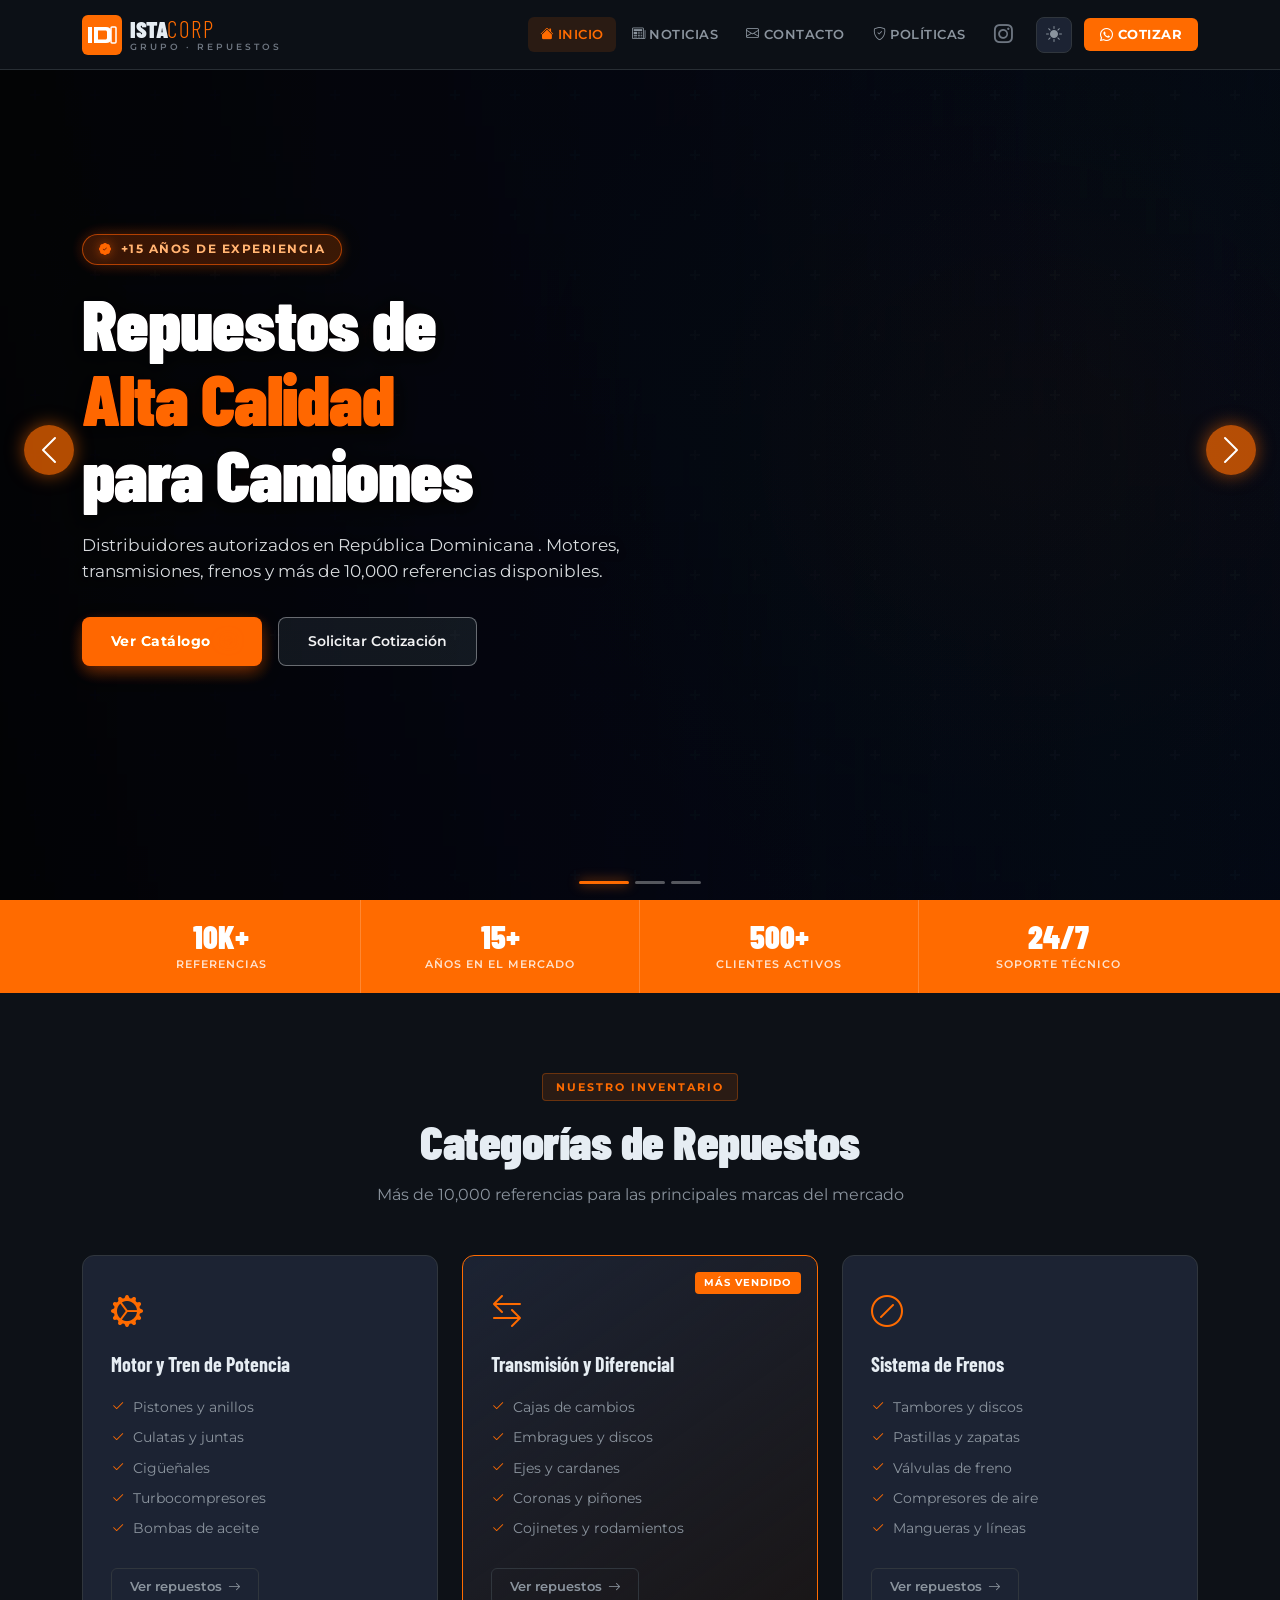
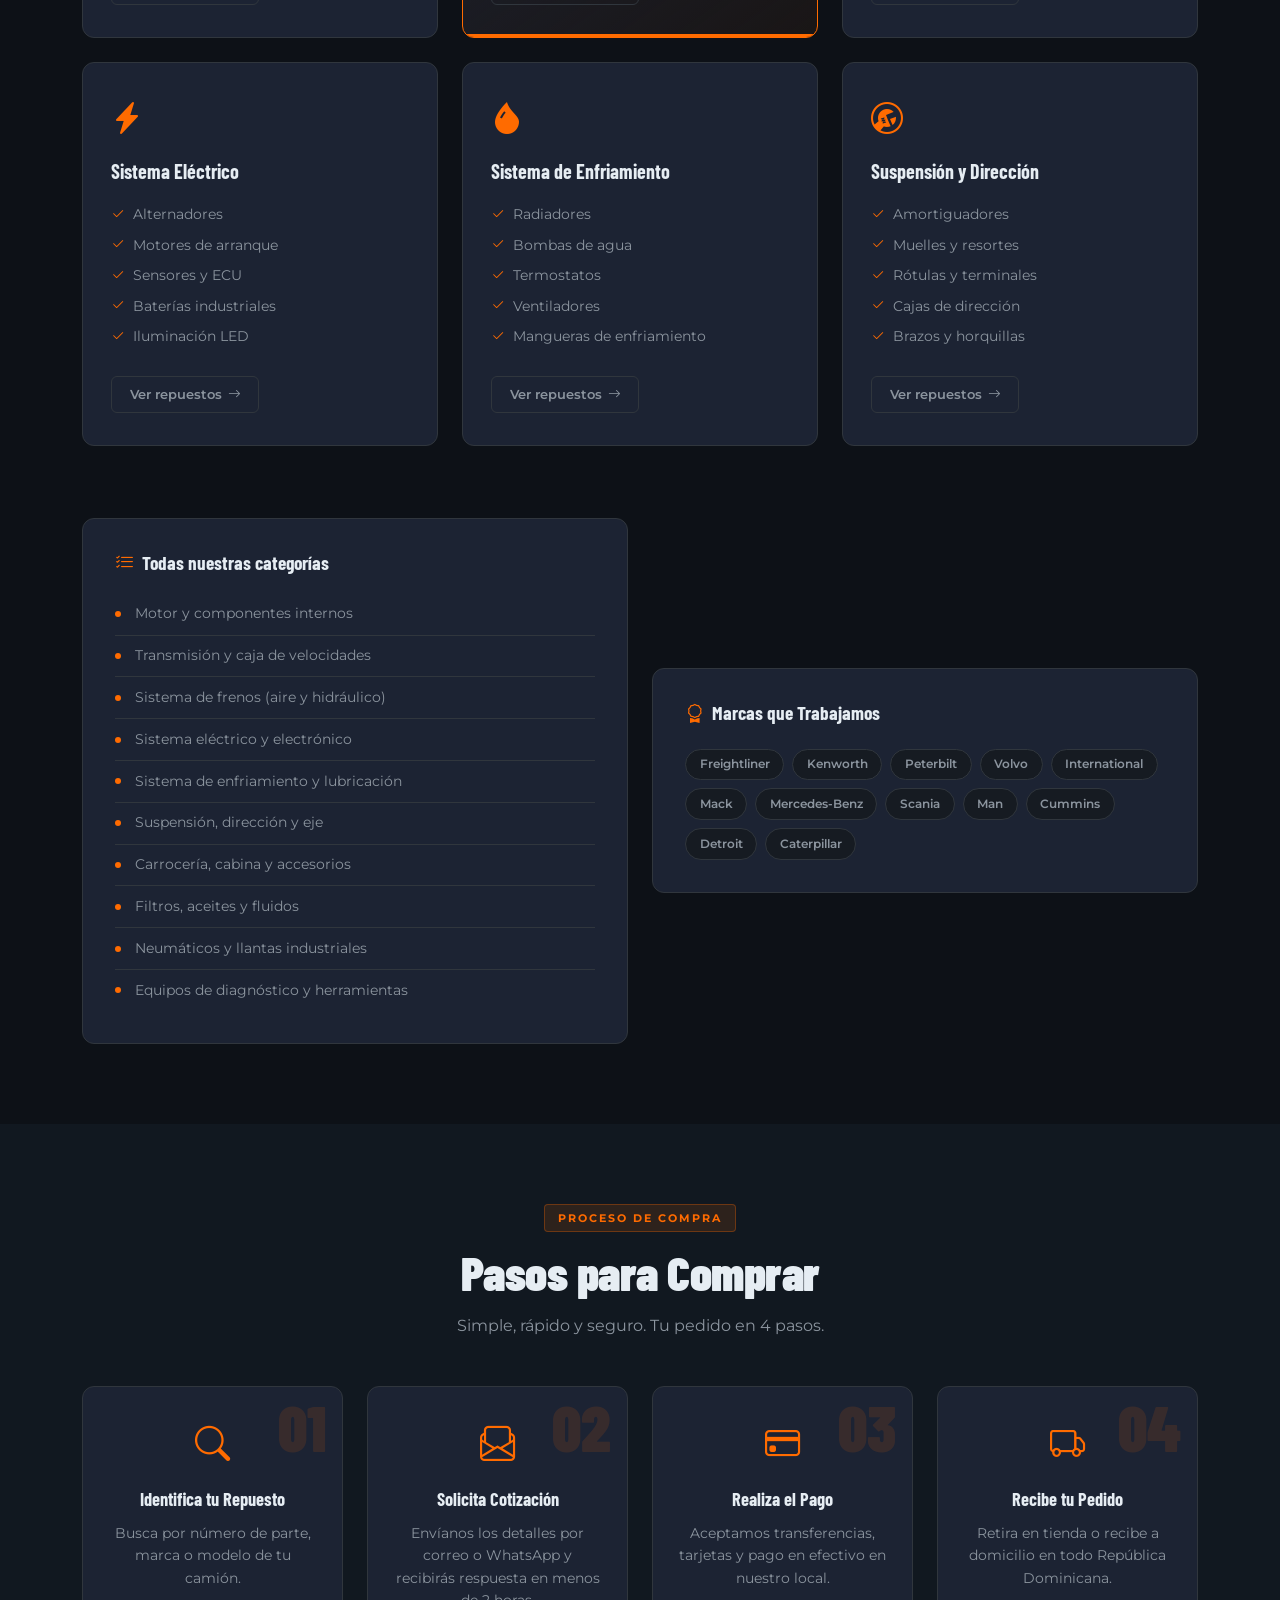
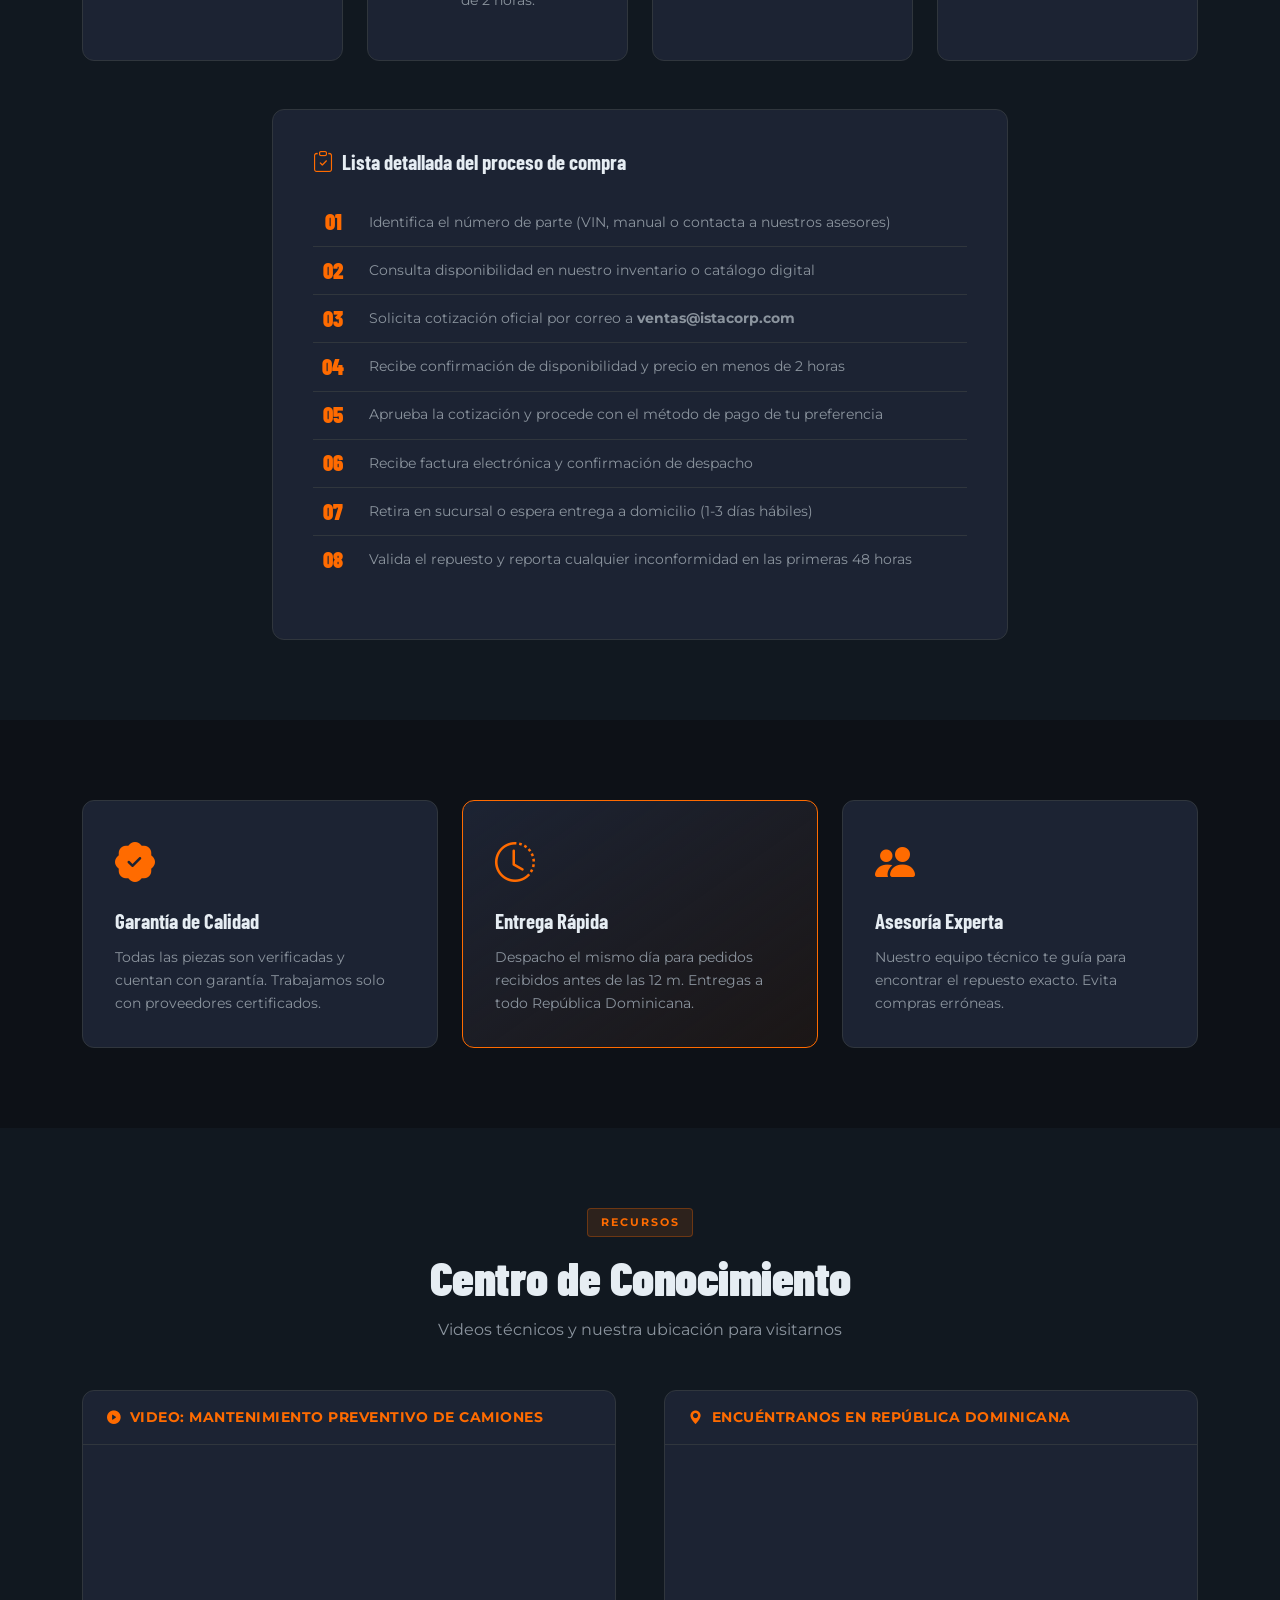
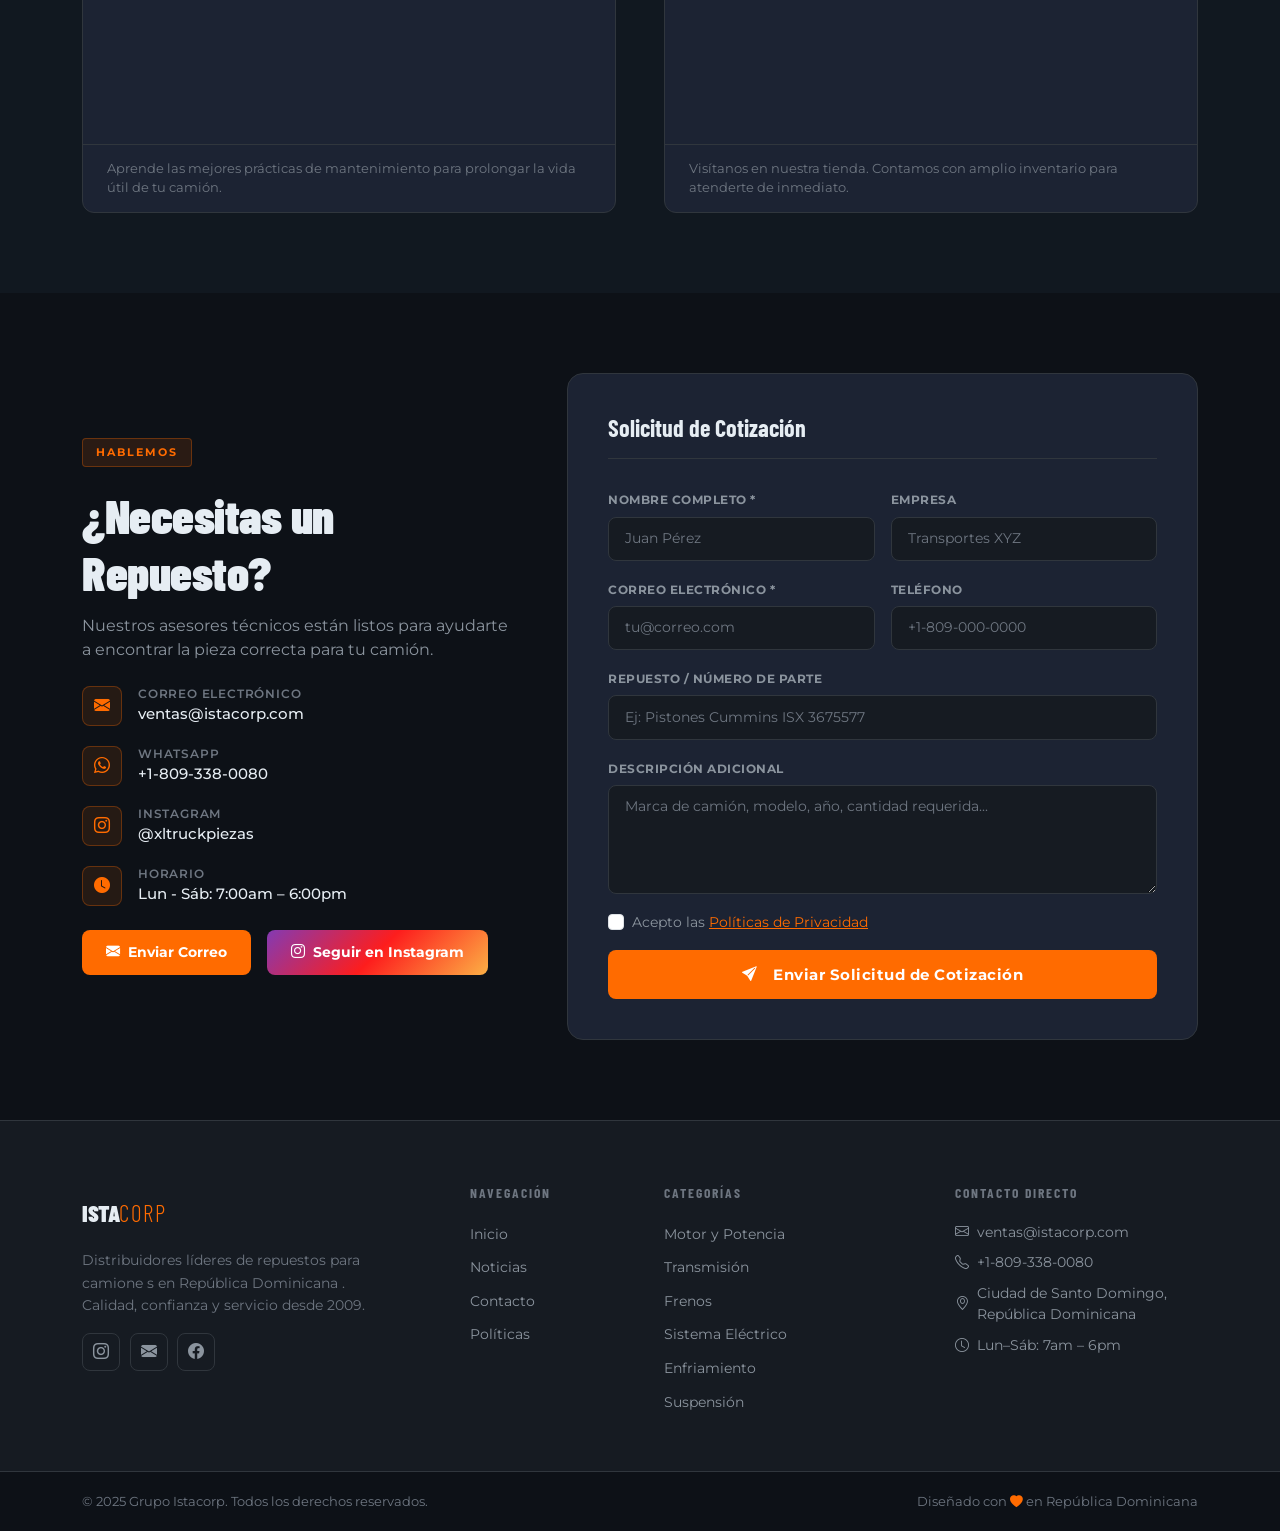
<file: Segundo Parcial alan/index.html>
<!DOCTYPE html>
<html lang="es" data-theme="dark">
<head>
  <meta charset="UTF-8" />
  <meta name="viewport" content="width=device-width, initial-scale=1.0" />
  <meta name="description" content="Grupo Istacorp – Repuestos de alta calidad para camiones en Republica Dominicana. Motores, transmisiones, frenos y más. Envíos a todo el país." />
  <meta name="keywords" content="repuestos camiones, piezas camiones en Republica Dominicana, motores camión, transmisiones, frenos camiones, Grupo Istacorp" />
  <meta name="author" content="Grupo Istacorp" />
  <meta name="robots" content="index, follow" />
  <meta property="og:title" content="Grupo Istacorp | Repuestos para Camiones en Republica Dominicana" />
  <meta property="og:description" content="Repuestos de alta calidad para camiones. Motores, transmisiones, frenos y más." />
  <meta property="og:type" content="website" />
  <meta property="og:url" content="https://www.istacorp.com" />
  <title>Grupo Istacorp | Repuestos para Camiones en Republica Dominicana</title>

  <!-- Favicon SVG inline -->
  <link rel="icon" href="data:image/svg+xml,<svg xmlns='http://www.w3.org/2000/svg' viewBox='0 0 100 100'><rect width='100' height='100' rx='12' fill='%23FF6B00'/><text y='.9em' font-size='55' font-family='Arial Black' font-weight='900' fill='white' x='8' dy='30'>IC</text></svg>" />

  <!-- Bootstrap 5 -->
  <link href="https://cdn.jsdelivr.net/npm/bootstrap@5.3.3/dist/css/bootstrap.min.css" rel="stylesheet" />
  <!-- Bootstrap Icons -->
  <link href="https://cdn.jsdelivr.net/npm/bootstrap-icons@1.11.3/font/bootstrap-icons.css" rel="stylesheet" />
  <!-- Google Fonts -->
  <link href="https://fonts.googleapis.com/css2?family=Barlow+Condensed:wght@400;600;700;900&family=Montserrat:wght@300;400;500;600;700&display=swap" rel="stylesheet" />
  <!-- Custom CSS -->
  <link rel="stylesheet" href="style.css" />
</head>
<body>

<!-- ========== NAVBAR ========== -->
<nav class="navbar navbar-expand-lg fixed-top" id="mainNavbar">
  <div class="container-xl">
    <!-- LOGO -->
    <a class="navbar-brand d-flex align-items-center gap-2" href="index.html">
      <div class="logo-icon">
        <svg width="40" height="40" viewBox="0 0 40 40" fill="none" xmlns="http://www.w3.org/2000/svg">
          <rect width="40" height="40" rx="6" fill="#FF6B00"/>
          <path d="M6 28V12h4v16H6zM12 28V12h12c3.3 0 5 1.5 5 4.5v7c0 3-1.7 4.5-5 4.5H12zm4-3.5h7.5c.8 0 1.5-.6 1.5-1.5v-6c0-.9-.7-1.5-1.5-1.5H16v9z" fill="white"/>
          <rect x="29" y="12" width="5" height="16" rx="1" fill="#FF6B00" stroke="white" stroke-width="1.5"/>
        </svg>
      </div>
      <div class="logo-text">
        <span class="logo-ista">ISTA</span><span class="logo-corp">CORP</span>
        <div class="logo-sub">GRUPO · REPUESTOS</div>
      </div>
    </a>

    <button class="navbar-toggler" type="button" data-bs-toggle="collapse" data-bs-target="#navMenu">
      <span class="navbar-toggler-icon"></span>
    </button>

    <div class="collapse navbar-collapse" id="navMenu">
      <ul class="navbar-nav ms-auto align-items-lg-center gap-lg-1">
        <li class="nav-item"><a class="nav-link active" href="index.html"><i class="bi bi-house-fill me-1"></i>Inicio</a></li>
        <li class="nav-item"><a class="nav-link" href="noticias.html"><i class="bi bi-newspaper me-1"></i>Noticias</a></li>
        <li class="nav-item"><a class="nav-link" href="#contacto"><i class="bi bi-envelope me-1"></i>Contacto</a></li>
        <li class="nav-item"><a class="nav-link" href="#" data-bs-toggle="modal" data-bs-target="#modalPrivacidad"><i class="bi bi-shield-check me-1"></i>Políticas</a></li>
        <li class="nav-item">
          <a class="nav-link instagram-link" href="https://www.instagram.com/xltruckpiezas" target="_blank" rel="noopener">
            <i class="bi bi-instagram"></i>
          </a>
        </li>
        <li class="nav-item ms-lg-2">
          <button class="btn btn-theme-toggle" id="themeToggle" title="Cambiar tema">
            <i class="bi bi-sun-fill" id="themeIcon"></i>
          </button>
        </li>
        <li class="nav-item ms-lg-2">
          <a class="btn btn-contact-nav" href="mailto:ventas@istacorp.com">
            <i class="bi bi-whatsapp me-1"></i>Cotizar
          </a>
        </li>
      </ul>
    </div>
  </div>
</nav>

<!-- ========== HERO CARRUSEL ========== -->
<section id="inicio" class="hero-section">
  <div id="heroCarousel" class="carousel slide carousel-fade" data-bs-ride="carousel" data-bs-interval="5000">
    <div class="carousel-indicators">
      <button type="button" data-bs-target="#heroCarousel" data-bs-slide-to="0" class="active"></button>
      <button type="button" data-bs-target="#heroCarousel" data-bs-slide-to="1"></button>
      <button type="button" data-bs-target="#heroCarousel" data-bs-slide-to="2"></button>
    </div>

    <div class="carousel-inner">
      <!-- Slide 1 -->
      <div class="carousel-item active">
        <div class="hero-slide hero-slide-1">
          <div class="hero-overlay"></div>
          <div class="container-xl h-100 d-flex align-items-center">
            <div class="hero-content" data-bs-aos="fade-up">
              <div class="hero-badge"><i class="bi bi-patch-check-fill me-2"></i>+15 Años de Experiencia</div>
              <h1 class="hero-title">Repuestos de<br><span class="text-accent">Alta Calidad</span><br>para Camiones</h1>
              <p class="hero-sub">Distribuidores autorizados en República Dominicana
                    . Motores, transmisiones, frenos y más de 10,000 referencias disponibles.</p>
              <div class="d-flex gap-3 flex-wrap">
                <a href="#categorias" class="btn btn-hero-primary">Ver Catálogo <i class="bi bi-arrow-right ms-2"></i></a>
                <a href="mailto:ventas@istacorp.com" class="btn btn-hero-secondary">Solicitar Cotización</a>
              </div>
            </div>
          </div>
        </div>
      </div>

      <!-- Slide 2 -->
      <div class="carousel-item">
        <div class="hero-slide hero-slide-2">
          <div class="hero-overlay"></div>
          <div class="container-xl h-100 d-flex align-items-center">
            <div class="hero-content">
              <div class="hero-badge"><i class="bi bi-truck me-2"></i>Entrega Rápida</div>
              <h1 class="hero-title">Piezas Originales<br>y <span class="text-accent">Garantizadas</span></h1>
              <p class="hero-sub">Trabajamos con las mejores marcas del mercado. Todas nuestras piezas cuentan con garantía de calidad.</p>
              <div class="d-flex gap-3 flex-wrap">
                <a href="#comprar" class="btn btn-hero-primary">Cómo Comprar <i class="bi bi-arrow-right ms-2"></i></a>
                <a href="noticias.html" class="btn btn-hero-secondary">Ver Noticias</a>
              </div>
            </div>
          </div>
        </div>
      </div>

      <!-- Slide 3 -->
      <div class="carousel-item">
        <div class="hero-slide hero-slide-3">
          <div class="hero-overlay"></div>
          <div class="container-xl h-100 d-flex align-items-center">
            <div class="hero-content">
              <div class="hero-badge"><i class="bi bi-headset me-2"></i>Soporte 24/7</div>
              <h1 class="hero-title">Tu Camión<br>Siempre <span class="text-accent">en Marcha</span></h1>
              <p class="hero-sub">Asesoría técnica especializada. Nuestros expertos te ayudan a encontrar el repuesto correcto para tu unidad.</p>
              <div class="d-flex gap-3 flex-wrap">
                <a href="#contacto" class="btn btn-hero-primary">Contáctanos <i class="bi bi-arrow-right ms-2"></i></a>
                <a href="https://www.instagram.com/xltruckpiezas" target="_blank" class="btn btn-hero-secondary"><i class="bi bi-instagram me-1"></i>Instagram</a>
              </div>
            </div>
          </div>
        </div>
      </div>
    </div>

    <button class="carousel-control-prev" type="button" data-bs-target="#heroCarousel" data-bs-slide="prev">
      <span class="carousel-control-prev-icon"></span>
    </button>
    <button class="carousel-control-next" type="button" data-bs-target="#heroCarousel" data-bs-slide="next">
      <span class="carousel-control-next-icon"></span>
    </button>
  </div>

  <!-- Stats Bar -->
  <div class="stats-bar">
    <div class="container-xl">
      <div class="row g-0">
        <div class="col-6 col-md-3 stat-item">
          <span class="stat-num">10K+</span>
          <span class="stat-label">Referencias</span>
        </div>
        <div class="col-6 col-md-3 stat-item">
          <span class="stat-num">15+</span>
          <span class="stat-label">Años en el Mercado</span>
        </div>
        <div class="col-6 col-md-3 stat-item">
          <span class="stat-num">500+</span>
          <span class="stat-label">Clientes Activos</span>
        </div>
        <div class="col-6 col-md-3 stat-item">
          <span class="stat-num">24/7</span>
          <span class="stat-label">Soporte Técnico</span>
        </div>
      </div>
    </div>
  </div>
</section>

<!-- ========== CATEGORÍAS ========== -->
<section id="categorias" class="section-pad">
  <div class="container-xl">
    <div class="section-header text-center mb-5">
      <span class="section-tag">Nuestro Inventario</span>
      <h2 class="section-title">Categorías de Repuestos</h2>
      <p class="section-sub">Más de 10,000 referencias para las principales marcas del mercado</p>
    </div>

    <div class="row g-4">
      <!-- Categoría card hover effect -->
      <div class="col-sm-6 col-lg-4">
        <div class="cat-card hover-card">
          <div class="cat-icon"><i class="bi bi-gear-wide-connected"></i></div>
          <h3 class="cat-title">Motor y Tren de Potencia</h3>
          <ul class="cat-list">
            <li><i class="bi bi-check2 me-2"></i>Pistones y anillos</li>
            <li><i class="bi bi-check2 me-2"></i>Culatas y juntas</li>
            <li><i class="bi bi-check2 me-2"></i>Cigüeñales</li>
            <li><i class="bi bi-check2 me-2"></i>Turbocompresores</li>
            <li><i class="bi bi-check2 me-2"></i>Bombas de aceite</li>
          </ul>
          <a href="mailto:ventas@istacorp.com?subject=Cotización Motor" class="btn btn-cat-link">Ver repuestos <i class="bi bi-arrow-right"></i></a>
        </div>
      </div>

      <div class="col-sm-6 col-lg-4">
        <div class="cat-card hover-card cat-featured">
          <div class="cat-badge">Más vendido</div>
          <div class="cat-icon"><i class="bi bi-arrow-left-right"></i></div>
          <h3 class="cat-title">Transmisión y Diferencial</h3>
          <ul class="cat-list">
            <li><i class="bi bi-check2 me-2"></i>Cajas de cambios</li>
            <li><i class="bi bi-check2 me-2"></i>Embragues y discos</li>
            <li><i class="bi bi-check2 me-2"></i>Ejes y cardanes</li>
            <li><i class="bi bi-check2 me-2"></i>Coronas y piñones</li>
            <li><i class="bi bi-check2 me-2"></i>Cojinetes y rodamientos</li>
          </ul>
          <a href="mailto:ventas@istacorp.com?subject=Cotización Transmisión" class="btn btn-cat-link">Ver repuestos <i class="bi bi-arrow-right"></i></a>
        </div>
      </div>

      <div class="col-sm-6 col-lg-4">
        <div class="cat-card hover-card">
          <div class="cat-icon"><i class="bi bi-slash-circle"></i></div>
          <h3 class="cat-title">Sistema de Frenos</h3>
          <ul class="cat-list">
            <li><i class="bi bi-check2 me-2"></i>Tambores y discos</li>
            <li><i class="bi bi-check2 me-2"></i>Pastillas y zapatas</li>
            <li><i class="bi bi-check2 me-2"></i>Válvulas de freno</li>
            <li><i class="bi bi-check2 me-2"></i>Compresores de aire</li>
            <li><i class="bi bi-check2 me-2"></i>Mangueras y líneas</li>
          </ul>
          <a href="mailto:ventas@istacorp.com?subject=Cotización Frenos" class="btn btn-cat-link">Ver repuestos <i class="bi bi-arrow-right"></i></a>
        </div>
      </div>

      <div class="col-sm-6 col-lg-4">
        <div class="cat-card hover-card">
          <div class="cat-icon"><i class="bi bi-lightning-charge-fill"></i></div>
          <h3 class="cat-title">Sistema Eléctrico</h3>
          <ul class="cat-list">
            <li><i class="bi bi-check2 me-2"></i>Alternadores</li>
            <li><i class="bi bi-check2 me-2"></i>Motores de arranque</li>
            <li><i class="bi bi-check2 me-2"></i>Sensores y ECU</li>
            <li><i class="bi bi-check2 me-2"></i>Baterías industriales</li>
            <li><i class="bi bi-check2 me-2"></i>Iluminación LED</li>
          </ul>
          <a href="mailto:ventas@istacorp.com?subject=Cotización Eléctrico" class="btn btn-cat-link">Ver repuestos <i class="bi bi-arrow-right"></i></a>
        </div>
      </div>

      <div class="col-sm-6 col-lg-4">
        <div class="cat-card hover-card">
          <div class="cat-icon"><i class="bi bi-droplet-fill"></i></div>
          <h3 class="cat-title">Sistema de Enfriamiento</h3>
          <ul class="cat-list">
            <li><i class="bi bi-check2 me-2"></i>Radiadores</li>
            <li><i class="bi bi-check2 me-2"></i>Bombas de agua</li>
            <li><i class="bi bi-check2 me-2"></i>Termostatos</li>
            <li><i class="bi bi-check2 me-2"></i>Ventiladores</li>
            <li><i class="bi bi-check2 me-2"></i>Mangueras de enfriamiento</li>
          </ul>
          <a href="mailto:ventas@istacorp.com?subject=Cotización Enfriamiento" class="btn btn-cat-link">Ver repuestos <i class="bi bi-arrow-right"></i></a>
        </div>
      </div>

      <div class="col-sm-6 col-lg-4">
        <div class="cat-card hover-card">
          <div class="cat-icon"><i class="bi bi-wrench-adjustable-circle"></i></div>
          <h3 class="cat-title">Suspensión y Dirección</h3>
          <ul class="cat-list">
            <li><i class="bi bi-check2 me-2"></i>Amortiguadores</li>
            <li><i class="bi bi-check2 me-2"></i>Muelles y resortes</li>
            <li><i class="bi bi-check2 me-2"></i>Rótulas y terminales</li>
            <li><i class="bi bi-check2 me-2"></i>Cajas de dirección</li>
            <li><i class="bi bi-check2 me-2"></i>Brazos y horquillas</li>
          </ul>
          <a href="mailto:ventas@istacorp.com?subject=Cotización Suspensión" class="btn btn-cat-link">Ver repuestos <i class="bi bi-arrow-right"></i></a>
        </div>
      </div>
    </div>

    <!-- Unordered list section -->
    <div class="row mt-5 g-4 align-items-center">
      <div class="col-lg-6">
        <div class="info-box">
          <h3 class="info-box-title"><i class="bi bi-list-check me-2 text-accent"></i>Todas nuestras categorías</h3>
          <ul class="unordered-fancy">
            <li>Motor y componentes internos</li>
            <li>Transmisión y caja de velocidades</li>
            <li>Sistema de frenos (aire y hidráulico)</li>
            <li>Sistema eléctrico y electrónico</li>
            <li>Sistema de enfriamiento y lubricación</li>
            <li>Suspensión, dirección y eje</li>
            <li>Carrocería, cabina y accesorios</li>
            <li>Filtros, aceites y fluidos</li>
            <li>Neumáticos y llantas industriales</li>
            <li>Equipos de diagnóstico y herramientas</li>
          </ul>
        </div>
      </div>
      <div class="col-lg-6">
        <div class="brands-box">
          <h3 class="info-box-title mb-4"><i class="bi bi-award me-2 text-accent"></i>Marcas que Trabajamos</h3>
          <div class="brands-grid">
            <div class="brand-chip">Freightliner</div>
            <div class="brand-chip">Kenworth</div>
            <div class="brand-chip">Peterbilt</div>
            <div class="brand-chip">Volvo</div>
            <div class="brand-chip">International</div>
            <div class="brand-chip">Mack</div>
            <div class="brand-chip">Mercedes-Benz</div>
            <div class="brand-chip">Scania</div>
            <div class="brand-chip">Man</div>
            <div class="brand-chip">Cummins</div>
            <div class="brand-chip">Detroit</div>
            <div class="brand-chip">Caterpillar</div>
          </div>
        </div>
      </div>
    </div>
  </div>
</section>

<!-- ========== CÓMO COMPRAR ========== -->
<section id="comprar" class="section-pad section-alt">
  <div class="container-xl">
    <div class="section-header text-center mb-5">
      <span class="section-tag">Proceso de Compra</span>
      <h2 class="section-title">Pasos para Comprar</h2>
      <p class="section-sub">Simple, rápido y seguro. Tu pedido en 4 pasos.</p>
    </div>

    <div class="row g-4 justify-content-center">
      <div class="col-md-6 col-lg-3">
        <div class="step-card hover-card">
          <div class="step-num">01</div>
          <div class="step-icon"><i class="bi bi-search"></i></div>
          <h4 class="step-title">Identifica tu Repuesto</h4>
          <p class="step-desc">Busca por número de parte, marca o modelo de tu camión.</p>
        </div>
      </div>
      <div class="col-md-6 col-lg-3">
        <div class="step-card hover-card">
          <div class="step-num">02</div>
          <div class="step-icon"><i class="bi bi-envelope-paper"></i></div>
          <h4 class="step-title">Solicita Cotización</h4>
          <p class="step-desc">Envíanos los detalles por correo o WhatsApp y recibirás respuesta en menos de 2 horas.</p>
        </div>
      </div>
      <div class="col-md-6 col-lg-3">
        <div class="step-card hover-card">
          <div class="step-num">03</div>
          <div class="step-icon"><i class="bi bi-credit-card"></i></div>
          <h4 class="step-title">Realiza el Pago</h4>
          <p class="step-desc">Aceptamos transferencias, tarjetas y pago en efectivo en nuestro local.</p>
        </div>
      </div>
      <div class="col-md-6 col-lg-3">
        <div class="step-card hover-card">
          <div class="step-num">04</div>
          <div class="step-icon"><i class="bi bi-truck"></i></div>
          <h4 class="step-title">Recibe tu Pedido</h4>
          <p class="step-desc">Retira en tienda o recibe a domicilio en todo República Dominicana.</p>
        </div>
      </div>
    </div>

    <!-- Ordered list visual -->
    <div class="row mt-5">
      <div class="col-lg-8 mx-auto">
        <div class="ordered-steps-box">
          <h3 class="mb-4"><i class="bi bi-clipboard-check me-2 text-accent"></i>Lista detallada del proceso de compra</h3>
          <ol class="ordered-fancy">
            <li>Identifica el número de parte (VIN, manual o contacta a nuestros asesores)</li>
            <li>Consulta disponibilidad en nuestro inventario o catálogo digital</li>
            <li>Solicita cotización oficial por correo a <strong>ventas@istacorp.com</strong></li>
            <li>Recibe confirmación de disponibilidad y precio en menos de 2 horas</li>
            <li>Aprueba la cotización y procede con el método de pago de tu preferencia</li>
            <li>Recibe factura electrónica y confirmación de despacho</li>
            <li>Retira en sucursal o espera entrega a domicilio (1-3 días hábiles)</li>
            <li>Valida el repuesto y reporta cualquier inconformidad en las primeras 48 horas</li>
          </ol>
        </div>
      </div>
    </div>
  </div>
</section>

<!-- ========== SECCIÓN VENTAJAS ========== -->
<section class="section-pad">
  <div class="container-xl">
    <div class="row g-4">
      <div class="col-md-4">
        <div class="advantage-card hover-card">
          <i class="bi bi-patch-check-fill advantage-icon"></i>
          <h4>Garantía de Calidad</h4>
          <p>Todas las piezas son verificadas y cuentan con garantía. Trabajamos solo con proveedores certificados.</p>
        </div>
      </div>
      <div class="col-md-4">
        <div class="advantage-card hover-card advantage-highlight">
          <i class="bi bi-clock-history advantage-icon"></i>
          <h4>Entrega Rápida</h4>
          <p>Despacho el mismo día para pedidos recibidos antes de las 12 m. Entregas a todo República Dominicana.</p>
        </div>
      </div>
      <div class="col-md-4">
        <div class="advantage-card hover-card">
          <i class="bi bi-people-fill advantage-icon"></i>
          <h4>Asesoría Experta</h4>
          <p>Nuestro equipo técnico te guía para encontrar el repuesto exacto. Evita compras erróneas.</p>
        </div>
      </div>
    </div>
  </div>
</section>

<!-- ========== ENLACES DE INTERÉS (iFrame) ========== -->
<section id="recursos" class="section-pad section-alt">
  <div class="container-xl">
    <div class="section-header text-center mb-5">
      <span class="section-tag">Recursos</span>
      <h2 class="section-title">Centro de Conocimiento</h2>
      <p class="section-sub">Videos técnicos y nuestra ubicación para visitarnos</p>
    </div>

    <div class="row g-5">
      <div class="col-lg-6">
        <div class="iframe-card">
          <div class="iframe-label"><i class="bi bi-play-circle-fill me-2"></i>Video: Mantenimiento Preventivo de Camiones</div>
          <div class="iframe-wrapper">
            <iframe
              src="https://www.youtube.com/embed/Gf6FcN6N2h8?si=qS9ALEsLL-HO9Kno"
              title="Mantenimiento preventivo de camiones"
              allow="accelerometer; autoplay; clipboard-write; encrypted-media; gyroscope; picture-in-picture"
              allowfullscreen>
            </iframe>
          </div>
          <p class="iframe-caption">Aprende las mejores prácticas de mantenimiento para prolongar la vida útil de tu camión.</p>
        </div>
      </div>
      <div class="col-lg-6">
        <div class="iframe-card">
          <div class="iframe-label"><i class="bi bi-geo-alt-fill me-2"></i>Encuéntranos en República Dominicana</div>
          <div class="iframe-wrapper">
            <iframe
              src="https://www.google.com/maps/embed?pb=!1m18!1m12!1m3!1d313.23637328724976!2d-69.99918363119887!3d18.425909725856602!2m3!1f0!2f0!3f0!3m2!1i1024!2i768!4f13.1!3m3!1m2!1s0x8ea5610071c52f77%3A0x20a0ca4ca7b63dd8!2sE.V.P.%20Automotriz%20SRL!5e0!3m2!1ses!2sdo!4v1773250914065!5m2!1ses!2sdo"
              title="Ubicación Grupo Istacorp en República Dominicana"
              allowfullscreen
              loading="lazy">
            </iframe>
          </div>
          <p class="iframe-caption">Visítanos en nuestra tienda. Contamos con amplio inventario para atenderte de inmediato.</p>
        </div>
      </div>
    </div>
  </div>
</section>

<!-- ========== CONTACTO ========== -->
<section id="contacto" class="section-pad">
  <div class="container-xl">
    <div class="row g-5 align-items-center">
      <div class="col-lg-5">
        <span class="section-tag">Hablemos</span>
        <h2 class="section-title mt-2">¿Necesitas un Repuesto?</h2>
        <p class="section-sub">Nuestros asesores técnicos están listos para ayudarte a encontrar la pieza correcta para tu camión.</p>

        <div class="contact-info-list mt-4">
          <div class="contact-info-item">
            <div class="contact-info-icon"><i class="bi bi-envelope-fill"></i></div>
            <div>
              <div class="contact-info-label">Correo Electrónico</div>
              <a href="mailto:ventas@istacorp.com" class="contact-info-val">ventas@istacorp.com</a>
            </div>
          </div>
          <div class="contact-info-item">
            <div class="contact-info-icon"><i class="bi bi-whatsapp"></i></div>
            <div>
              <div class="contact-info-label">WhatsApp</div>
              <span class="contact-info-val">+1-809-338-0080</span>
            </div>
          </div>
          <div class="contact-info-item">
            <div class="contact-info-icon"><i class="bi bi-instagram"></i></div>
            <div>
              <div class="contact-info-label">Instagram</div>
              <a href="https://www.instagram.com/xltruckpiezas" target="_blank" class="contact-info-val">@xltruckpiezas</a>
            </div>
          </div>
          <div class="contact-info-item">
            <div class="contact-info-icon"><i class="bi bi-clock-fill"></i></div>
            <div>
              <div class="contact-info-label">Horario</div>
              <span class="contact-info-val">Lun - Sáb: 7:00am – 6:00pm</span>
            </div>
          </div>
        </div>

        <div class="d-flex gap-3 mt-4 flex-wrap">
          <a href="mailto:ventas@istacorp.com" class="btn btn-contact-main">
            <i class="bi bi-envelope-fill me-2"></i>Enviar Correo
          </a>
          <a href="https://www.instagram.com/xltruckpiezas" target="_blank" class="btn btn-instagram-main">
            <i class="bi bi-instagram me-2"></i>Seguir en Instagram
          </a>
        </div>
      </div>

      <div class="col-lg-7">
        <div class="contact-form-card">
          <h3 class="contact-form-title">Solicitud de Cotización</h3>
          <form id="contactForm" novalidate>
            <div class="row g-3">
              <div class="col-sm-6">
                <label class="form-label-custom">Nombre Completo *</label>
                <input type="text" class="form-control form-control-custom" id="nombre" placeholder="Juan Pérez" required />
              </div>
              <div class="col-sm-6">
                <label class="form-label-custom">Empresa</label>
                <input type="text" class="form-control form-control-custom" placeholder="Transportes XYZ" />
              </div>
              <div class="col-sm-6">
                <label class="form-label-custom">Correo Electrónico *</label>
                <input type="email" class="form-control form-control-custom" id="email" placeholder="tu@correo.com" required />
              </div>
              <div class="col-sm-6">
                <label class="form-label-custom">Teléfono</label>
                <input type="tel" class="form-control form-control-custom" placeholder="+1-809-000-0000" />
              </div>
              <div class="col-12">
                <label class="form-label-custom">Repuesto / Número de Parte</label>
                <input type="text" class="form-control form-control-custom" placeholder="Ej: Pistones Cummins ISX 3675577" />
              </div>
              <div class="col-12">
                <label class="form-label-custom">Descripción adicional</label>
                <textarea class="form-control form-control-custom" rows="4" placeholder="Marca de camión, modelo, año, cantidad requerida..."></textarea>
              </div>
              <div class="col-12">
                <div class="form-check mb-3">
                  <input class="form-check-input" type="checkbox" id="privacyCheck" required />
                  <label class="form-check-label" for="privacyCheck">
                    Acepto las <a href="#" data-bs-toggle="modal" data-bs-target="#modalPrivacidad" class="link-accent">Políticas de Privacidad</a>
                  </label>
                </div>
                <button type="submit" class="btn btn-submit-form w-100">
                  <i class="bi bi-send-fill me-2"></i>Enviar Solicitud de Cotización
                </button>
              </div>
            </div>
          </form>
        </div>
      </div>
    </div>
  </div>
</section>

<!-- ========== FOOTER ========== -->
<footer class="site-footer">
  <div class="footer-top">
    <div class="container-xl">
      <div class="row g-5">
        <div class="col-lg-4">
          <div class="footer-brand mb-3">
            <span class="logo-ista">ISTA</span><span class="logo-corp">CORP</span>
          </div>
          <p class="footer-desc">Distribuidores líderes de repuestos para camione s en República Dominicana
               . Calidad, confianza y servicio desde 2009.</p>
          <div class="social-links mt-3">
            <a href="https://www.instagram.com/xltruckpiezas" target="_blank" class="social-btn instagram"><i class="bi bi-instagram"></i></a>
            <a href="mailto:ventas@istacorp.com" class="social-btn email"><i class="bi bi-envelope-fill"></i></a>
            <a href="#" class="social-btn facebook"><i class="bi bi-facebook"></i></a>
          </div>
        </div>
        <div class="col-sm-6 col-lg-2">
          <h5 class="footer-heading">Navegación</h5>
          <ul class="footer-links">
            <li><a href="index.html">Inicio</a></li>
            <li><a href="noticias.html">Noticias</a></li>
            <li><a href="#contacto">Contacto</a></li>
            <li><a href="#" data-bs-toggle="modal" data-bs-target="#modalPrivacidad">Políticas</a></li>
          </ul>
        </div>
        <div class="col-sm-6 col-lg-3">
          <h5 class="footer-heading">Categorías</h5>
          <ul class="footer-links">
            <li><a href="mailto:ventas@istacorp.com">Motor y Potencia</a></li>
            <li><a href="mailto:ventas@istacorp.com">Transmisión</a></li>
            <li><a href="mailto:ventas@istacorp.com">Frenos</a></li>
            <li><a href="mailto:ventas@istacorp.com">Sistema Eléctrico</a></li>
            <li><a href="mailto:ventas@istacorp.com">Enfriamiento</a></li>
            <li><a href="mailto:ventas@istacorp.com">Suspensión</a></li>
          </ul>
        </div>
        <div class="col-lg-3">
          <h5 class="footer-heading">Contacto Directo</h5>
          <ul class="footer-contact-list">
            <li><i class="bi bi-envelope me-2"></i>ventas@istacorp.com</li>
            <li><i class="bi bi-telephone me-2"></i>+1-809-338-0080</li>
            <li><i class="bi bi-geo-alt me-2"></i>Ciudad de Santo Domingo, República Dominicana
            </li>
            <li><i class="bi bi-clock me-2"></i>Lun–Sáb: 7am – 6pm</li>
          </ul>
        </div>
      </div>
    </div>
  </div>
  <div class="footer-bottom">
    <div class="container-xl d-flex flex-column flex-md-row justify-content-between align-items-center gap-2">
      <span>© 2025 Grupo Istacorp. Todos los derechos reservados.</span>
      <span>Diseñado con <i class="bi bi-heart-fill text-accent"></i> en República Dominicana
      </span>
    </div>
  </div>
</footer>

<!-- ========== MODAL PRIVACIDAD ========== -->
<div class="modal fade" id="modalPrivacidad" tabindex="-1" aria-labelledby="modalPrivacidadLabel" aria-hidden="true">
  <div class="modal-dialog modal-dialog-scrollable modal-lg modal-dialog-centered">
    <div class="modal-content modal-custom">
      <div class="modal-header modal-header-custom">
        <h5 class="modal-title" id="modalPrivacidadLabel">
          <i class="bi bi-shield-lock-fill me-2 text-accent"></i>Política de Privacidad
        </h5>
        <button type="button" class="btn-close btn-close-custom" data-bs-dismiss="modal"></button>
      </div>
      <div class="modal-body modal-body-custom">
        <h6 class="text-accent mb-3">1. Información que Recopilamos</h6>
        <p>Grupo Istacorp recopila información personal que usted nos proporciona voluntariamente, incluyendo nombre, correo electrónico, número de teléfono y datos de empresa, con el fin de procesar sus solicitudes de cotización y brindarle un servicio personalizado.</p>

        <h6 class="text-accent mb-3 mt-4">2. Uso de la Información</h6>
        <p>La información recopilada se utiliza exclusivamente para: procesar solicitudes de cotización, contactarle en relación a sus pedidos, enviar información relevante sobre productos y promociones (con su consentimiento), y mejorar nuestros servicios.</p>

        <h6 class="text-accent mb-3 mt-4">3. Protección de Datos</h6>
        <p>Implementamos medidas de seguridad técnicas y organizativas apropiadas para proteger su información personal contra acceso no autorizado, alteración, divulgación o destrucción.</p>

        <h6 class="text-accent mb-3 mt-4">4. Compartir Información</h6>
        <p>No vendemos, comercializamos ni transferimos a terceros su información de identificación personal, excepto cuando sea necesario para completar una transacción o prestar un servicio solicitado.</p>

        <h6 class="text-accent mb-3 mt-4">5. Sus Derechos</h6>
        <p>Usted tiene derecho a acceder, corregir o eliminar su información personal. Para ejercer estos derechos, contáctenos a <strong>ventas@istacorp.com</strong>.</p>

        <h6 class="text-accent mb-3 mt-4">6. Cookies</h6>
        <p>Nuestro sitio web puede utilizar cookies para mejorar la experiencia del usuario. Puede configurar su navegador para rechazar cookies, aunque esto puede afectar la funcionalidad del sitio.</p>

        <h6 class="text-accent mb-3 mt-4">7. Vigencia</h6>
        <p>Esta política fue actualizada en enero de 2025. Nos reservamos el derecho de modificarla en cualquier momento, notificando los cambios en este mismo sitio web.</p>
      </div>
      <div class="modal-footer modal-footer-custom">
        <button type="button" class="btn btn-modal-close" data-bs-dismiss="modal">Cerrar</button>
        <a href="mailto:ventas@istacorp.com?subject=Consulta%20Politica%20de%20Privacidad" class="btn btn-modal-contact">Contactar por dudas</a>
      </div>
    </div>
  </div>
</div>

<!-- Back to top -->
<button class="btn-back-top" id="backToTop" title="Volver arriba">
  <i class="bi bi-arrow-up"></i>
</button>

<!-- Bootstrap JS -->
<script src="https://cdn.jsdelivr.net/npm/bootstrap@5.3.3/dist/js/bootstrap.bundle.min.js"></script>
<script src="script.js"></script>
</body>
</html>
</file>
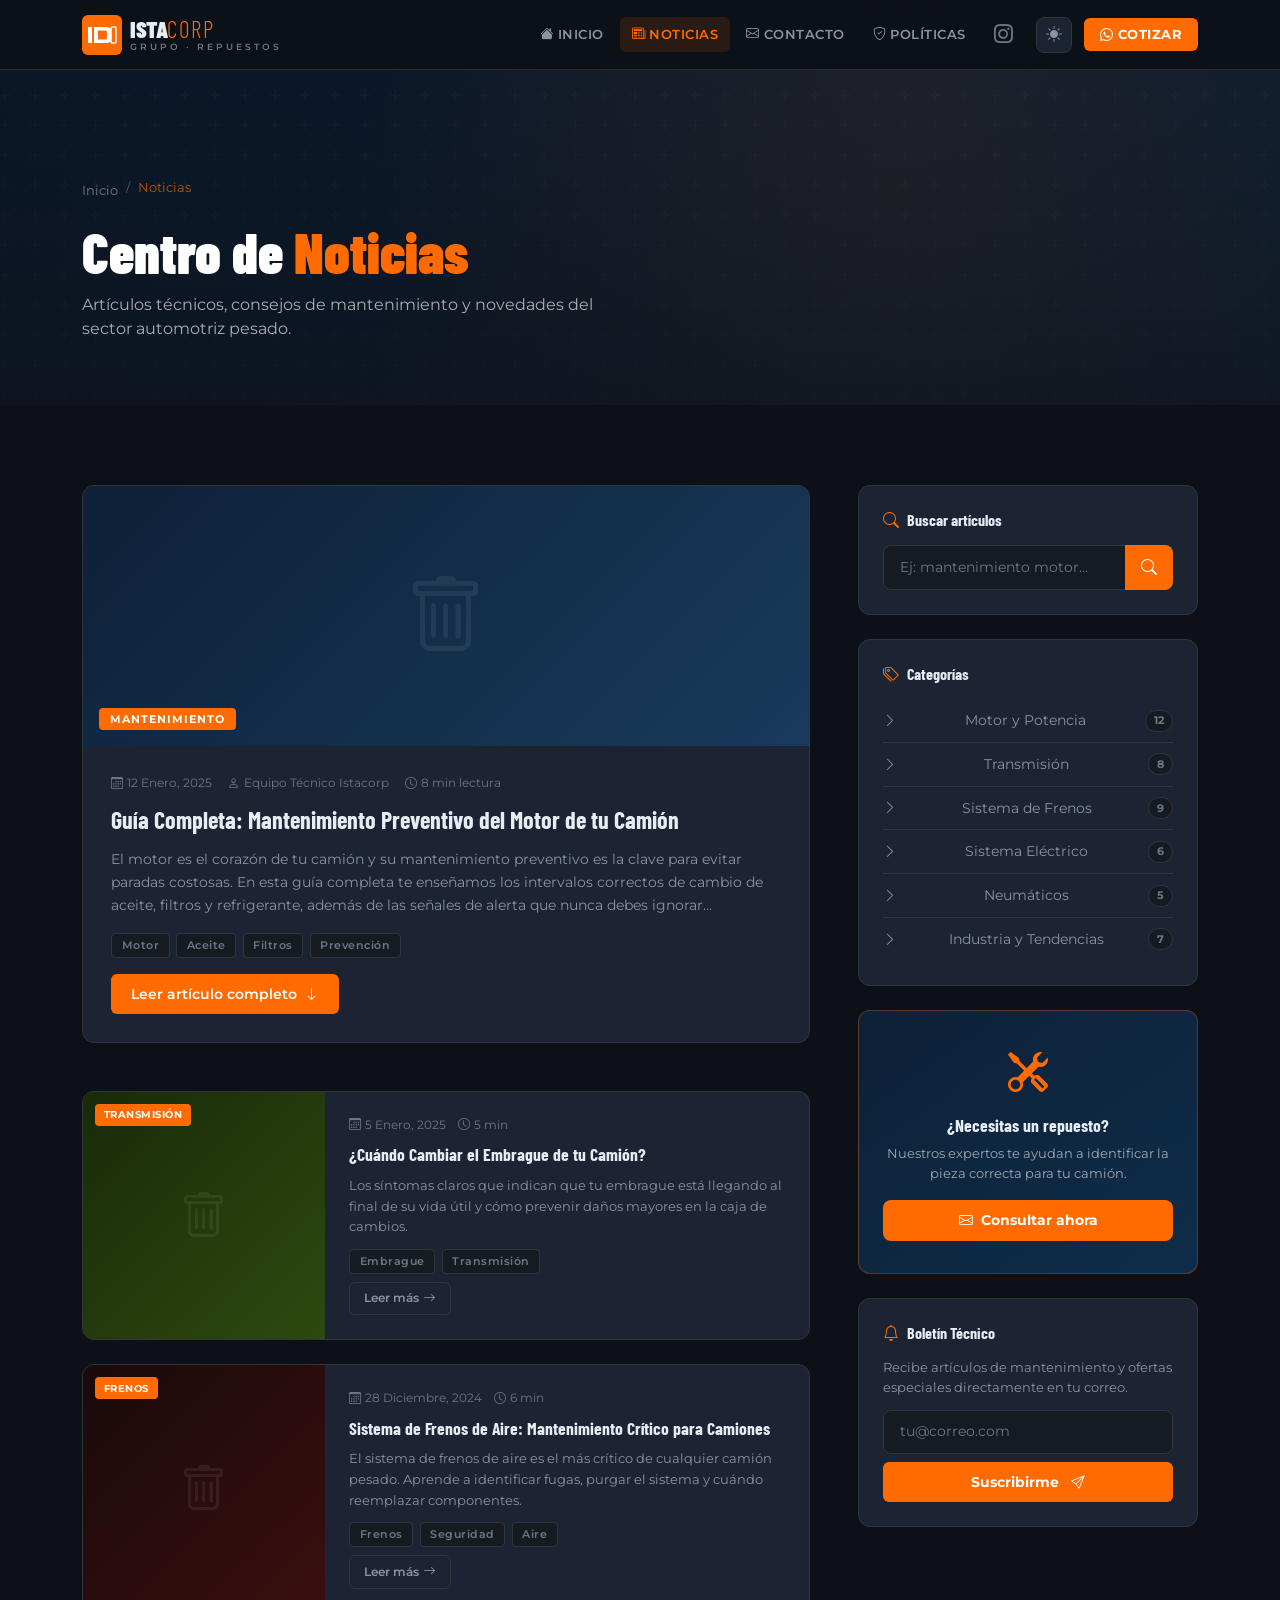
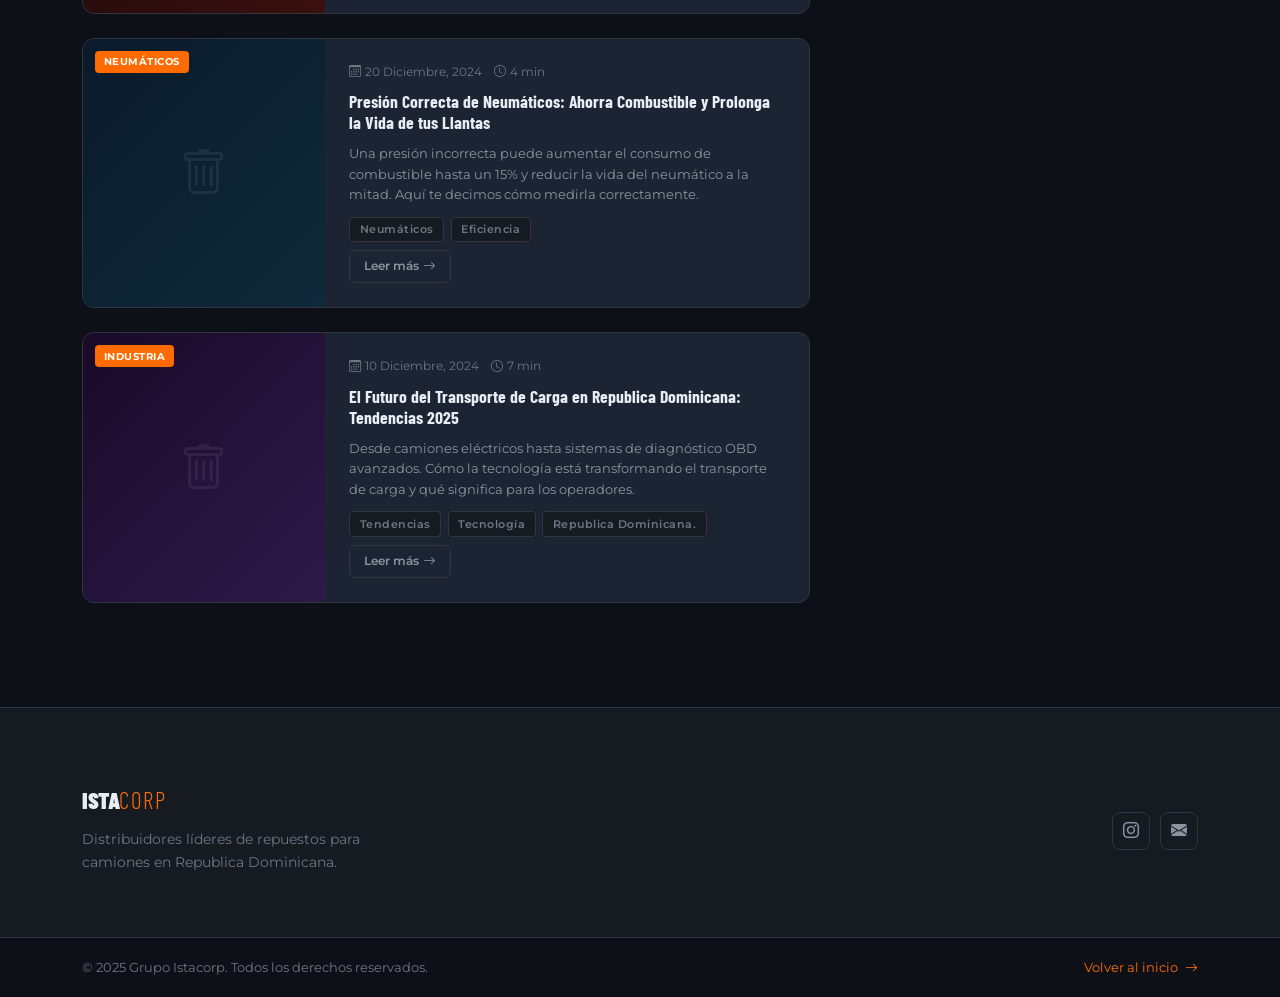
<file: Segundo Parcial alan/noticias.html>
<!DOCTYPE html>
<html lang="es" data-theme="dark">
<head>
  <meta charset="UTF-8" />
  <meta name="viewport" content="width=device-width, initial-scale=1.0" />
  <meta name="description" content="Noticias y artículos sobre mantenimiento de camiones, novedades del sector y consejos técnicos - Grupo Istacorp Republica Dominicana." />
  <meta name="keywords" content="noticias camiones, mantenimiento camiones, mecánica camiones, repuestos noticias Republica Dominicana." />
  <meta name="author" content="Grupo Istacorp" />
  <title>Noticias | Grupo Istacorp – Repuestos para Camiones</title>

  <link rel="icon" href="data:image/svg+xml,<svg xmlns='http://www.w3.org/2000/svg' viewBox='0 0 100 100'><rect width='100' height='100' rx='12' fill='%23FF6B00'/><text y='.9em' font-size='55' font-family='Arial Black' font-weight='900' fill='white' x='8' dy='30'>IC</text></svg>" />
  <link href="https://cdn.jsdelivr.net/npm/bootstrap@5.3.3/dist/css/bootstrap.min.css" rel="stylesheet" />
  <link href="https://cdn.jsdelivr.net/npm/bootstrap-icons@1.11.3/font/bootstrap-icons.css" rel="stylesheet" />
  <link href="https://fonts.googleapis.com/css2?family=Barlow+Condensed:wght@400;600;700;900&family=Montserrat:wght@300;400;500;600;700&display=swap" rel="stylesheet" />
  <link rel="stylesheet" href="style.css" />
</head>
<body>

<!-- NAVBAR (same as index) -->
<nav class="navbar navbar-expand-lg fixed-top" id="mainNavbar">
  <div class="container-xl">
    <a class="navbar-brand d-flex align-items-center gap-2" href="index.html">
      <div class="logo-icon">
        <svg width="40" height="40" viewBox="0 0 40 40" fill="none" xmlns="http://www.w3.org/2000/svg">
          <rect width="40" height="40" rx="6" fill="#FF6B00"/>
          <path d="M6 28V12h4v16H6zM12 28V12h12c3.3 0 5 1.5 5 4.5v7c0 3-1.7 4.5-5 4.5H12zm4-3.5h7.5c.8 0 1.5-.6 1.5-1.5v-6c0-.9-.7-1.5-1.5-1.5H16v9z" fill="white"/>
          <rect x="29" y="12" width="5" height="16" rx="1" fill="#FF6B00" stroke="white" stroke-width="1.5"/>
        </svg>
      </div>
      <div class="logo-text">
        <span class="logo-ista">ISTA</span><span class="logo-corp">CORP</span>
        <div class="logo-sub">GRUPO · REPUESTOS</div>
      </div>
    </a>
    <button class="navbar-toggler" type="button" data-bs-toggle="collapse" data-bs-target="#navMenu">
      <span class="navbar-toggler-icon"></span>
    </button>
    <div class="collapse navbar-collapse" id="navMenu">
      <ul class="navbar-nav ms-auto align-items-lg-center gap-lg-1">
        <li class="nav-item"><a class="nav-link" href="index.html"><i class="bi bi-house-fill me-1"></i>Inicio</a></li>
        <li class="nav-item"><a class="nav-link active" href="noticias.html"><i class="bi bi-newspaper me-1"></i>Noticias</a></li>
        <li class="nav-item"><a class="nav-link" href="index.html#contacto"><i class="bi bi-envelope me-1"></i>Contacto</a></li>
        <li class="nav-item"><a class="nav-link" href="#" data-bs-toggle="modal" data-bs-target="#modalPrivacidad"><i class="bi bi-shield-check me-1"></i>Políticas</a></li>
        <li class="nav-item">
          <a class="nav-link instagram-link" href="https://www.instagram.com/xltruckpiezas" target="_blank" rel="noopener"><i class="bi bi-instagram"></i></a>
        </li>
        <li class="nav-item ms-lg-2">
          <button class="btn btn-theme-toggle" id="themeToggle" title="Cambiar tema">
            <i class="bi bi-sun-fill" id="themeIcon"></i>
          </button>
        </li>
        <li class="nav-item ms-lg-2">
          <a class="btn btn-contact-nav" href="mailto:ventas@istacorp.com">
            <i class="bi bi-whatsapp me-1"></i>Cotizar
          </a>
        </li>
      </ul>
    </div>
  </div>
</nav>

<!-- PAGE HERO -->
<section class="page-hero">
  <div class="page-hero-overlay"></div>
  <div class="container-xl h-100 d-flex align-items-end pb-5">
    <div>
      <nav aria-label="breadcrumb" class="mb-3">
        <ol class="breadcrumb breadcrumb-custom">
          <li class="breadcrumb-item"><a href="index.html">Inicio</a></li>
          <li class="breadcrumb-item active">Noticias</li>
        </ol>
      </nav>
      <h1 class="page-hero-title">Centro de <span class="text-accent">Noticias</span></h1>
      <p class="page-hero-sub">Artículos técnicos, consejos de mantenimiento y novedades del sector automotriz pesado.</p>
    </div>
  </div>
</section>

<!-- NOTICIAS FEED -->
<section class="section-pad">
  <div class="container-xl">
    <div class="row g-5">

      <!-- MAIN FEED -->
      <div class="col-lg-8">

        <!-- Artículo 1 - Destacado -->
        <article class="news-card news-card-featured hover-card mb-5">
          <div class="news-img-wrapper">
            <div class="news-img-placeholder news-img-1">
              <div class="news-img-overlay">
                <span class="news-cat-badge">Mantenimiento</span>
              </div>
            </div>
          </div>
          <div class="news-body">
            <div class="news-meta">
              <span><i class="bi bi-calendar3 me-1"></i>12 Enero, 2025</span>
              <span><i class="bi bi-person me-1"></i>Equipo Técnico Istacorp</span>
              <span><i class="bi bi-clock me-1"></i>8 min lectura</span>
            </div>
            <h2 class="news-title">Guía Completa: Mantenimiento Preventivo del Motor de tu Camión</h2>
            <p class="news-excerpt">El motor es el corazón de tu camión y su mantenimiento preventivo es la clave para evitar paradas costosas. En esta guía completa te enseñamos los intervalos correctos de cambio de aceite, filtros y refrigerante, además de las señales de alerta que nunca debes ignorar...</p>
            <div class="news-topics mb-3">
              <span class="news-tag">Motor</span>
              <span class="news-tag">Aceite</span>
              <span class="news-tag">Filtros</span>
              <span class="news-tag">Prevención</span>
            </div>
            <button class="btn btn-news-read" onclick="expandArticle(this)">
              Leer artículo completo <i class="bi bi-arrow-down ms-2"></i>
            </button>
            <div class="article-full d-none">
              <hr class="my-4" />
              <h4>Intervalos de Mantenimiento Recomendados</h4>
              <p>El mantenimiento preventivo de un motor de camión pesado debe seguir estrictamente los intervalos establecidos por el fabricante. Sin embargo, las condiciones de operación en Republica Dominicana—alta humedad, calor extremo y rutas montañosas—pueden requerir intervalos más cortos.</p>
              <h5 class="text-accent mt-3">Cambio de Aceite de Motor</h5>
              <p>Para motores Cummins, Detroit y Caterpillar, el cambio de aceite se recomienda cada <strong>15,000 – 25,000 km</strong> dependiendo del tipo de aceite utilizado (mineral vs sintético) y las condiciones de operación.</p>
              <h5 class="text-accent mt-3">Filtros de Combustible y Aire</h5>
              <p>Los filtros de combustible deben cambiarse cada <strong>10,000 km</strong> en rutas con combustible de calidad variable. Los filtros de aire, cada <strong>25,000 km</strong> o al detectar caída en la potencia del motor.</p>
              <h5 class="text-accent mt-3">Sistema de Refrigeración</h5>
              <p>El refrigerante debe verificarse cada <strong>6 meses</strong> y cambiarse cada <strong>2 años o 200,000 km</strong>. Un refrigerante degradado puede causar corrosión severa en el bloque del motor.</p>
              <div class="alert-box mt-4">
                <i class="bi bi-exclamation-triangle-fill me-2"></i>
                <strong>Señales de Alerta:</strong> Humo azul (quema aceite), humo blanco (fuga de refrigerante), temperatura alta persistente. Detén el vehículo de inmediato y contacta a un técnico.
              </div>
            </div>
          </div>
        </article>

        <!-- Artículo 2 -->
        <article class="news-card hover-card mb-4">
          <div class="row g-0">
            <div class="col-md-4">
              <div class="news-img-placeholder-sm news-img-2">
                <span class="news-cat-badge-sm">Transmisión</span>
              </div>
            </div>
            <div class="col-md-8">
              <div class="news-body-sm">
                <div class="news-meta news-meta-sm">
                  <span><i class="bi bi-calendar3 me-1"></i>5 Enero, 2025</span>
                  <span><i class="bi bi-clock me-1"></i>5 min</span>
                </div>
                <h3 class="news-title-sm">¿Cuándo Cambiar el Embrague de tu Camión?</h3>
                <p class="news-excerpt-sm">Los síntomas claros que indican que tu embrague está llegando al final de su vida útil y cómo prevenir daños mayores en la caja de cambios.</p>
                <div class="news-topics mb-2">
                  <span class="news-tag">Embrague</span>
                  <span class="news-tag">Transmisión</span>
                </div>
                <button class="btn btn-news-read-sm" onclick="expandArticle(this)">Leer más <i class="bi bi-arrow-right ms-1"></i></button>
                <div class="article-full d-none">
                  <hr />
                  <p>Los signos más comunes de un embrague desgastado incluyen: dificultad para engranar marchas, olor a quemado durante el cambio, vibración en el pedal y patinaje del embrague bajo carga. Un embrague en mal estado puede dañar la caja de cambios y representar costos de reparación mucho mayores. Se recomienda inspección cada 100,000 km.</p>
                </div>
              </div>
            </div>
          </div>
        </article>

        <!-- Artículo 3 -->
        <article class="news-card hover-card mb-4">
          <div class="row g-0">
            <div class="col-md-4">
              <div class="news-img-placeholder-sm news-img-3">
                <span class="news-cat-badge-sm">Frenos</span>
              </div>
            </div>
            <div class="col-md-8">
              <div class="news-body-sm">
                <div class="news-meta news-meta-sm">
                  <span><i class="bi bi-calendar3 me-1"></i>28 Diciembre, 2024</span>
                  <span><i class="bi bi-clock me-1"></i>6 min</span>
                </div>
                <h3 class="news-title-sm">Sistema de Frenos de Aire: Mantenimiento Crítico para Camiones</h3>
                <p class="news-excerpt-sm">El sistema de frenos de aire es el más crítico de cualquier camión pesado. Aprende a identificar fugas, purgar el sistema y cuándo reemplazar componentes.</p>
                <div class="news-topics mb-2">
                  <span class="news-tag">Frenos</span>
                  <span class="news-tag">Seguridad</span>
                  <span class="news-tag">Aire</span>
                </div>
                <button class="btn btn-news-read-sm" onclick="expandArticle(this)">Leer más <i class="bi bi-arrow-right ms-1"></i></button>
                <div class="article-full d-none">
                  <hr />
                  <p>Los frenos de aire deben inspeccionarse diariamente antes de operar el vehículo. Verifique la presión del compresor (debe alcanzar 100-120 PSI), escuche fugas de aire con el motor apagado, y verifique el nivel de los acumuladores. Las zapatas de freno deben revisarse cada 50,000 km y los tambores cada 100,000 km. Un fallo en el sistema de frenos puede ser fatal.</p>
                </div>
              </div>
            </div>
          </div>
        </article>

        <!-- Artículo 4 -->
        <article class="news-card hover-card mb-4">
          <div class="row g-0">
            <div class="col-md-4">
              <div class="news-img-placeholder-sm news-img-4">
                <span class="news-cat-badge-sm">Neumáticos</span>
              </div>
            </div>
            <div class="col-md-8">
              <div class="news-body-sm">
                <div class="news-meta news-meta-sm">
                  <span><i class="bi bi-calendar3 me-1"></i>20 Diciembre, 2024</span>
                  <span><i class="bi bi-clock me-1"></i>4 min</span>
                </div>
                <h3 class="news-title-sm">Presión Correcta de Neumáticos: Ahorra Combustible y Prolonga la Vida de tus Llantas</h3>
                <p class="news-excerpt-sm">Una presión incorrecta puede aumentar el consumo de combustible hasta un 15% y reducir la vida del neumático a la mitad. Aquí te decimos cómo medirla correctamente.</p>
                <div class="news-topics mb-2">
                  <span class="news-tag">Neumáticos</span>
                  <span class="news-tag">Eficiencia</span>
                </div>
                <button class="btn btn-news-read-sm" onclick="expandArticle(this)">Leer más <i class="bi bi-arrow-right ms-1"></i></button>
                <div class="article-full d-none">
                  <hr />
                  <p>Para camiones de 3 ejes con carga completa, la presión recomendada oscila entre <strong>100-120 PSI</strong> en ejes tractores y <strong>90-110 PSI</strong> en ejes de remolque. Verifica siempre con el neumático frío. Realiza rotación de llantas cada 40,000 km para desgaste parejo y revisa alineación cada 80,000 km para evitar desgaste irregular.</p>
                </div>
              </div>
            </div>
          </div>
        </article>

        <!-- Artículo 5 -->
        <article class="news-card hover-card mb-4">
          <div class="row g-0">
            <div class="col-md-4">
              <div class="news-img-placeholder-sm news-img-5">
                <span class="news-cat-badge-sm">Industria</span>
              </div>
            </div>
            <div class="col-md-8">
              <div class="news-body-sm">
                <div class="news-meta news-meta-sm">
                  <span><i class="bi bi-calendar3 me-1"></i>10 Diciembre, 2024</span>
                  <span><i class="bi bi-clock me-1"></i>7 min</span>
                </div>
                <h3 class="news-title-sm">El Futuro del Transporte de Carga en Republica Dominicana: Tendencias 2025</h3>
                <p class="news-excerpt-sm">Desde camiones eléctricos hasta sistemas de diagnóstico OBD avanzados. Cómo la tecnología está transformando el transporte de carga y qué significa para los operadores.</p>
                <div class="news-topics mb-2">
                  <span class="news-tag">Tendencias</span>
                  <span class="news-tag">Tecnología</span>
                  <span class="news-tag">Republica Dominicana.</span>
                </div>
                <button class="btn btn-news-read-sm" onclick="expandArticle(this)">Leer más <i class="bi bi-arrow-right ms-1"></i></button>
                <div class="article-full d-none">
                  <hr />
                  <p>Los camiones eléctricos de largo alcance como el Tesla Semi y el Freightliner eCascadia están comenzando a aparecer en rutas centroamericanas. Para 2025, se espera que los sistemas de diagnóstico predictivo OBD-III sean estándar, permitiendo a los operadores anticipar fallas antes de que ocurran. Grupo Istacorp ya se prepara con stock de sensores y módulos ECU de nueva generación.</p>
                </div>
              </div>
            </div>
          </div>
        </article>

      </div>

      <!-- SIDEBAR -->
      <div class="col-lg-4">

        <!-- Buscar -->
        <div class="sidebar-card mb-4">
          <h5 class="sidebar-title"><i class="bi bi-search me-2 text-accent"></i>Buscar artículos</h5>
          <div class="input-group">
            <input type="text" class="form-control form-control-custom" placeholder="Ej: mantenimiento motor..." />
            <button class="btn btn-sidebar-search"><i class="bi bi-search"></i></button>
          </div>
        </div>

        <!-- Categorías sidebar -->
        <div class="sidebar-card mb-4">
          <h5 class="sidebar-title"><i class="bi bi-tags me-2 text-accent"></i>Categorías</h5>
          <ul class="sidebar-cat-list">
            <li><a href="#"><i class="bi bi-chevron-right me-2"></i>Motor y Potencia <span class="cat-count">12</span></a></li>
            <li><a href="#"><i class="bi bi-chevron-right me-2"></i>Transmisión <span class="cat-count">8</span></a></li>
            <li><a href="#"><i class="bi bi-chevron-right me-2"></i>Sistema de Frenos <span class="cat-count">9</span></a></li>
            <li><a href="#"><i class="bi bi-chevron-right me-2"></i>Sistema Eléctrico <span class="cat-count">6</span></a></li>
            <li><a href="#"><i class="bi bi-chevron-right me-2"></i>Neumáticos <span class="cat-count">5</span></a></li>
            <li><a href="#"><i class="bi bi-chevron-right me-2"></i>Industria y Tendencias <span class="cat-count">7</span></a></li>
          </ul>
        </div>

        <!-- CTA Sidebar -->
        <div class="sidebar-cta mb-4">
          <div class="sidebar-cta-icon"><i class="bi bi-tools"></i></div>
          <h5>¿Necesitas un repuesto?</h5>
          <p>Nuestros expertos te ayudan a identificar la pieza correcta para tu camión.</p>
          <a href="mailto:ventas@istacorp.com" class="btn btn-cta-sidebar w-100">
            <i class="bi bi-envelope me-2"></i>Consultar ahora
          </a>
        </div>

        <!-- Newsletter -->
        <div class="sidebar-card">
          <h5 class="sidebar-title"><i class="bi bi-bell me-2 text-accent"></i>Boletín Técnico</h5>
          <p class="sidebar-desc">Recibe artículos de mantenimiento y ofertas especiales directamente en tu correo.</p>
          <input type="email" class="form-control form-control-custom mb-2" placeholder="tu@correo.com" />
          <button class="btn btn-sidebar-subscribe w-100" onclick="subscribeNewsletter()">
            Suscribirme <i class="bi bi-send ms-2"></i>
          </button>
        </div>

      </div>
    </div>
  </div>
</section>

<!-- Footer -->
<footer class="site-footer">
  <div class="footer-top">
    <div class="container-xl">
      <div class="row g-4 align-items-center">
        <div class="col-md-6">
          <div class="footer-brand mb-2">
            <span class="logo-ista">ISTA</span><span class="logo-corp">CORP</span>
          </div>
          <p class="footer-desc">Distribuidores líderes de repuestos para camiones en Republica Dominicana.</p>
        </div>
        <div class="col-md-6 text-md-end">
          <div class="social-links justify-content-md-end">
            <a href="https://www.instagram.com/xltruckpiezas" target="_blank" class="social-btn instagram"><i class="bi bi-instagram"></i></a>
            <a href="mailto:ventas@istacorp.com" class="social-btn email"><i class="bi bi-envelope-fill"></i></a>
          </div>
        </div>
      </div>
    </div>
  </div>
  <div class="footer-bottom">
    <div class="container-xl d-flex flex-column flex-md-row justify-content-between align-items-center gap-2">
      <span>© 2025 Grupo Istacorp. Todos los derechos reservados.</span>
      <a href="index.html" class="text-accent text-decoration-none">Volver al inicio <i class="bi bi-arrow-right ms-1"></i></a>
    </div>
  </div>
</footer>

<!-- Modal Privacidad -->
<div class="modal fade" id="modalPrivacidad" tabindex="-1" aria-hidden="true">
  <div class="modal-dialog modal-dialog-scrollable modal-lg modal-dialog-centered">
    <div class="modal-content modal-custom">
      <div class="modal-header modal-header-custom">
        <h5 class="modal-title"><i class="bi bi-shield-lock-fill me-2 text-accent"></i>Política de Privacidad</h5>
        <button type="button" class="btn-close btn-close-custom" data-bs-dismiss="modal"></button>
      </div>
      <div class="modal-body modal-body-custom">
        <p>Grupo Istacorp recopila información personal de manera voluntaria para procesar solicitudes. No compartimos datos con terceros. Para más información: ventas@istacorp.com</p>
      </div>
      <div class="modal-footer modal-footer-custom">
        <button type="button" class="btn btn-modal-close" data-bs-dismiss="modal">Cerrar</button>
      </div>
    </div>
  </div>
</div>

<button class="btn-back-top" id="backToTop" title="Volver arriba"><i class="bi bi-arrow-up"></i></button>

<script src="https://cdn.jsdelivr.net/npm/bootstrap@5.3.3/dist/js/bootstrap.bundle.min.js"></script>
<script src="script.js"></script>
</body>
</html>
</file>
<file: Segundo Parcial alan/style.css>
/* ============================================================
   GRUPO ISTACORP – style.css
   Industrial · Clean · Trustworthy
   ============================================================ */

/* ---- CSS Variables: Dark Theme (default) ---- */
:root,
[data-theme="dark"] {
  --bg-primary:    #0d1117;
  --bg-secondary:  #161b22;
  --bg-card:       #1c2333;
  --bg-card-hover: #21283a;
  --bg-alt:        #111820;
  --border-color:  #30363d;
  --text-primary:  #e6edf3;
  --text-secondary:#8b949e;
  --text-muted:    #6e7681;
  --accent:        #FF6B00;
  --accent-dark:   #cc5500;
  --accent-light:  #ff8533;
  --blue-dark:     #0d2137;
  --blue-mid:      #0f2d4a;
  --steel:         #2d3748;
  --navbar-bg:     rgba(13, 17, 23, 0.97);
  --navbar-border: rgba(48, 54, 61, 0.8);
  --shadow-card:   0 4px 24px rgba(0,0,0,0.5);
  --shadow-hover:  0 8px 40px rgba(0,0,0,0.7);
  --transition:    0.28s cubic-bezier(0.4, 0, 0.2, 1);
}

/* ---- Light Theme ---- */
[data-theme="light"] {
  --bg-primary:    #f5f6fa;
  --bg-secondary:  #ffffff;
  --bg-card:       #ffffff;
  --bg-card-hover: #f0f4ff;
  --bg-alt:        #eef1f7;
  --border-color:  #d0d7de;
  --text-primary:  #1c2333;
  --text-secondary:#4a5568;
  --text-muted:    #718096;
  --navbar-bg:     rgba(255,255,255,0.97);
  --navbar-border: rgba(208,215,222,0.8);
  --shadow-card:   0 4px 24px rgba(0,0,0,0.08);
  --shadow-hover:  0 8px 40px rgba(0,0,0,0.15);
}

/* ============================================================
   BASE
   ============================================================ */
*, *::before, *::after { box-sizing: border-box; }

html { scroll-behavior: smooth; }

body {
  font-family: 'Montserrat', sans-serif;
  background-color: var(--bg-primary);
  color: var(--text-primary);
  transition: background-color 0.35s ease, color 0.35s ease;
  overflow-x: hidden;
}

.text-accent  { color: var(--accent) !important; }
.bg-accent    { background-color: var(--accent) !important; }

::selection {
  background: var(--accent);
  color: #fff;
}

/* ============================================================
   NAVBAR
   ============================================================ */
#mainNavbar {
  background: var(--navbar-bg);
  border-bottom: 1px solid var(--navbar-border);
  backdrop-filter: blur(12px);
  -webkit-backdrop-filter: blur(12px);
  transition: all var(--transition);
  padding: 0.6rem 0;
  z-index: 1050;
}

#mainNavbar.scrolled {
  padding: 0.3rem 0;
  box-shadow: 0 2px 20px rgba(0,0,0,0.4);
}

/* Logo */
.logo-icon { flex-shrink: 0; }

.logo-text { line-height: 1; }

.logo-ista {
  font-family: 'Barlow Condensed', sans-serif;
  font-weight: 900;
  font-size: 1.45rem;
  color: var(--text-primary);
  letter-spacing: -0.5px;
}

.logo-corp {
  font-family: 'Barlow Condensed', sans-serif;
  font-weight: 300;
  font-size: 1.45rem;
  color: var(--accent);
  letter-spacing: 2px;
}

.logo-sub {
  font-size: 0.55rem;
  letter-spacing: 3px;
  color: var(--text-muted);
  font-weight: 600;
  text-transform: uppercase;
  margin-top: 2px;
}

/* Nav links */
.nav-link {
  color: var(--text-secondary) !important;
  font-size: 0.82rem;
  font-weight: 600;
  letter-spacing: 0.5px;
  padding: 0.5rem 0.75rem !important;
  border-radius: 6px;
  transition: all var(--transition);
  text-transform: uppercase;
}

.nav-link:hover,
.nav-link.active {
  color: var(--text-primary) !important;
  background: rgba(255,107,0,0.12);
}

.nav-link.active { color: var(--accent) !important; }

.instagram-link {
  font-size: 1.15rem !important;
  color: var(--text-muted) !important;
}

.instagram-link:hover {
  color: #E1306C !important;
  background: rgba(225,48,108,0.1) !important;
}

/* Buttons nav */
.btn-theme-toggle {
  width: 36px;
  height: 36px;
  border-radius: 8px;
  border: 1px solid var(--border-color);
  background: var(--bg-card);
  color: var(--text-secondary);
  display: flex;
  align-items: center;
  justify-content: center;
  font-size: 1rem;
  transition: all var(--transition);
  padding: 0;
}

.btn-theme-toggle:hover {
  border-color: var(--accent);
  color: var(--accent);
  background: rgba(255,107,0,0.1);
}

.btn-contact-nav {
  background: var(--accent);
  color: #fff !important;
  font-size: 0.8rem;
  font-weight: 700;
  padding: 0.45rem 1rem;
  border-radius: 6px;
  border: none;
  letter-spacing: 0.5px;
  transition: all var(--transition);
  text-transform: uppercase;
}

.btn-contact-nav:hover {
  background: var(--accent-dark);
  transform: translateY(-1px);
  box-shadow: 0 4px 12px rgba(255,107,0,0.4);
}

.navbar-toggler {
  border: 1px solid var(--border-color);
  color: var(--text-primary);
}

.navbar-toggler-icon {
  filter: invert(1);
}

[data-theme="light"] .navbar-toggler-icon {
  filter: none;
}

/* ============================================================
   HERO SECTION
   ============================================================ */

.hero-section {
  position: relative;
  margin-top: 0;
}

.carousel-item {
  height: 100vh;
  min-height: 600px;
  max-height: 900px;
}

.hero-slide {
  position: relative;
  height: 100%;
  overflow: hidden;
}

/* ============================================================
   SLIDE 1 – CAMIONES / REPUESTOS
   ============================================================ */
.hero-slide-1 {
  background:
    linear-gradient(
      rgba(10,22,40,0.45),
      rgba(10,22,40,0.55)
    ),
    url("https://www.scania.com/content/dam/www/market/ar/gacetillas-de-prensa/2023/mb-energy/ScaniaShellSalta138.jpg");

  background-size: cover;
  background-position: center right;
  background-repeat: no-repeat;

  /* Realce visual */
  filter: contrast(1.1) saturate(1.08);
}

/* Glow + textura sutil */
.hero-slide-1::before {
  content: '';
  position: absolute;
  inset: 0;
  background:
    radial-gradient(
      ellipse 60% 80% at 80% 50%,
      rgba(255,107,0,0.045) 0%,
      transparent 70%
    ),
    url("data:image/svg+xml,%3Csvg width='60' height='60' viewBox='0 0 60 60' xmlns='http://www.w3.org/2000/svg'%3E%3Cg fill='%23ffffff' fill-opacity='0.02'%3E%3Cpath d='M36 34v-4h-2v4h-4v2h4v4h2v-4h4v-2h-4z'/%3E%3C/g%3E%3C/svg%3E");
  pointer-events: none;
}

/* Vignette lateral */
.hero-slide-1::after {
  content: '';
  position: absolute;
  inset: 0;
  background: linear-gradient(
    to left,
    rgba(0,0,0,0.15) 0%,
    rgba(0,0,0,0.05) 35%,
    rgba(0,0,0,0.0) 60%
  );
  pointer-events: none;
}

/* ============================================================
   SLIDE 2 – ALMACÉN / LOGÍSTICA
   ============================================================ */
.hero-slide-2 {
  background:
    linear-gradient(135deg,
      rgba(10,22,40,0.9) 0%,
      rgba(15,30,45,0.85) 50%,
      rgba(10,42,26,0.9) 100%
    ),
    url("https://images.unsplash.com/photo-1586528116311-ad8dd3c8310d?auto=format&fit=crop&w=1920&q=80");

  background-size: cover;
  background-position: center;
  background-repeat: no-repeat;
}

.hero-slide-2::before {
  content: '';
  position: absolute;
  inset: 0;
  background: radial-gradient(
    ellipse 70% 70% at 20% 60%,
    rgba(255,107,0,0.12) 0%,
    transparent 65%
  );
}

/* ============================================================
   SLIDE 3 – SOPORTE / OPERACIÓN
   ============================================================ */
.hero-slide-3 {
  background:
    linear-gradient(135deg,
      rgba(20,10,30,0.9) 0%,
      rgba(10,20,40,0.85) 50%,
      rgba(10,22,40,0.9) 100%
    ),
    url("https://cdn-ds.com/blogs-media/sites/513/2023/07/11124327/truck-suspension.jpg");

  background-size: cover;
  background-position: center;
  background-repeat: no-repeat;
}

.hero-slide-3::before {
  content: '';
  position: absolute;
  inset: 0;
  background: radial-gradient(
    circle at 70% 40%,
    rgba(255,107,0,0.14) 0%,
    transparent 55%
  );
}

/* ============================================================
   OVERLAY GENERAL
   ============================================================ */
.hero-overlay {
  position: absolute;
  inset: 0;
  background: linear-gradient(
    to right,
    rgba(0,0,0,0.55) 0%,
    rgba(0,0,0,0.2) 65%,
    rgba(0,0,0,0.05) 100%
  );
}

/* ============================================================
   HERO CONTENT
   ============================================================ */
.hero-content {
  position: relative;
  z-index: 2;
  max-width: 620px;
  animation: heroFadeUp 0.8s ease both;
}

@keyframes heroFadeUp {
  from { opacity: 0; transform: translateY(30px); }
  to   { opacity: 1; transform: translateY(0); }
}

/* ============================================================
   RECUPERAR COLORES, ICONOS Y BOTONES
   ============================================================ */

/* Badge */
.hero-badge {
  display: inline-flex;
  align-items: center;
  background: rgba(255,107,0,0.22);
  border: 1px solid rgba(255,107,0,0.55);
  color: #ffb27a;
  font-size: 0.75rem;
  font-weight: 700;
  letter-spacing: 1.5px;
  text-transform: uppercase;
  padding: 0.35rem 1rem;
  border-radius: 100px;
  margin-bottom: 1.25rem;
  box-shadow: 0 0 18px rgba(255,107,0,0.35);
}

/* Título */
.hero-title {
  font-family: 'Barlow Condensed', sans-serif;
  font-weight: 900;
  font-size: clamp(2.5rem, 6vw, 4.5rem);
  line-height: 1.05;
  color: #fff;
  margin-bottom: 1.25rem;
  letter-spacing: -1px;
  text-shadow:
    0 4px 18px rgba(0,0,0,0.55),
    0 0 28px rgba(255,107,0,0.12);
}

/* Subtítulo */
.hero-sub {
  font-size: 1.05rem;
  color: rgba(255,255,255,0.82);
  margin-bottom: 2rem;
  line-height: 1.6;
  text-shadow: 0 2px 10px rgba(0,0,0,0.45);
}

/* Iconos */
.hero-content i,
.hero-badge i {
  color: var(--accent);
  filter: drop-shadow(0 0 6px rgba(255,107,0,0.6));
}

/* Botón primario */
.btn-hero-primary {
  background: var(--accent);
  color: #fff;
  font-weight: 700;
  font-size: 0.9rem;
  padding: 0.8rem 1.8rem;
  border-radius: 8px;
  border: none;
  letter-spacing: 0.5px;
  transition: all var(--transition);
  text-decoration: none;
  display: inline-flex;
  align-items: center;
  box-shadow: 0 6px 18px rgba(255,107,0,0.45);
}

.btn-hero-primary:hover {
  background: var(--accent-dark);
  transform: translateY(-2px);
  box-shadow:
    0 10px 28px rgba(255,107,0,0.6),
    0 0 18px rgba(255,107,0,0.4);
}

/* Botón secundario */
.btn-hero-secondary {
  background: rgba(255,255,255,0.08);
  color: rgba(255,255,255,0.9);
  font-weight: 600;
  font-size: 0.9rem;
  padding: 0.8rem 1.8rem;
  border-radius: 8px;
  border: 1px solid rgba(255,255,255,0.35);
  transition: all var(--transition);
  text-decoration: none;
  display: inline-flex;
  align-items: center;
  backdrop-filter: blur(4px);
}

.btn-hero-secondary:hover {
  background: rgba(255,255,255,0.18);
  border-color: rgba(255,255,255,0.55);
}

/* ============================================================
   CONTROLES DEL CARRUSEL
   ============================================================ */
.carousel-control-prev,
.carousel-control-next {
  width: 50px;
  height: 50px;
  background: rgba(255,107,0,0.7);
  border-radius: 50%;
  top: 50%;
  transform: translateY(-50%);
  margin: 0 1.5rem;
  opacity: 1;
  transition: all var(--transition);
  box-shadow: 0 0 18px rgba(255,107,0,0.55);
}

.carousel-control-prev:hover,
.carousel-control-next:hover {
  background: var(--accent);
  transform: translateY(-50%) scale(1.1);
}

/* Indicadores */
.carousel-indicators [data-bs-target] {
  background-color: rgba(255,255,255,0.65);
  width: 30px;
  height: 3px;
  border-radius: 2px;
  border: none;
  transition: all var(--transition);
}

.carousel-indicators .active {
  background-color: var(--accent);
  width: 50px;
  box-shadow: 0 0 12px rgba(255,107,0,0.8);
}

/* Stats bar */
.stats-bar {
  background: var(--accent);
  position: relative;
  z-index: 10;
}

.stat-item {
  padding: 1.25rem 1.5rem;
  display: flex;
  flex-direction: column;
  align-items: center;
  border-right: 1px solid rgba(255,255,255,0.2);
  transition: background var(--transition);
}

.stat-item:last-child { border-right: none; }
.stat-item:hover { background: rgba(255,255,255,0.1); }

.stat-num {
  font-family: 'Barlow Condensed', sans-serif;
  font-weight: 900;
  font-size: 2rem;
  color: #fff;
  line-height: 1;
}

.stat-label {
  font-size: 0.7rem;
  font-weight: 600;
  color: rgba(255,255,255,0.8);
  text-transform: uppercase;
  letter-spacing: 1px;
  margin-top: 4px;
}



/* ============================================================
   SECTIONS
   ============================================================ */
.section-pad { padding: 5rem 0; }

.section-alt { background: var(--bg-alt); }

.section-tag {
  display: inline-block;
  background: rgba(255,107,0,0.12);
  border: 1px solid rgba(255,107,0,0.3);
  color: var(--accent);
  font-size: 0.7rem;
  font-weight: 700;
  letter-spacing: 2px;
  text-transform: uppercase;
  padding: 0.3rem 0.8rem;
  border-radius: 4px;
  margin-bottom: 0.75rem;
}

.section-title {
  font-family: 'Barlow Condensed', sans-serif;
  font-weight: 900;
  font-size: clamp(2rem, 4vw, 3rem);
  color: var(--text-primary);
  margin-bottom: 0.75rem;
  letter-spacing: -0.5px;
}

.section-sub {
  color: var(--text-secondary);
  font-size: 1rem;
  max-width: 540px;
  margin: 0 auto;
}

/* ============================================================
   CATEGORY CARDS
   ============================================================ */
.hover-card {
  transition: transform var(--transition), box-shadow var(--transition), background-color var(--transition);
}

.hover-card:hover {
  transform: translateY(-6px);
  box-shadow: var(--shadow-hover);
}

.cat-card {
  background: var(--bg-card);
  border: 1px solid var(--border-color);
  border-radius: 12px;
  padding: 2rem 1.75rem;
  height: 100%;
  position: relative;
  overflow: hidden;
  transition: all var(--transition);
}

.cat-card::before {
  content: '';
  position: absolute;
  bottom: 0; left: 0; right: 0;
  height: 3px;
  background: var(--accent);
  transform: scaleX(0);
  transition: transform var(--transition);
  transform-origin: left;
}

.cat-card:hover { background: var(--bg-card-hover); border-color: var(--accent); }
.cat-card:hover::before { transform: scaleX(1); }

.cat-featured {
  border-color: var(--accent);
  background: linear-gradient(145deg, var(--bg-card), rgba(255,107,0,0.05));
}

.cat-featured::before { transform: scaleX(1); }

.cat-badge {
  position: absolute;
  top: 1rem; right: 1rem;
  background: var(--accent);
  color: #fff;
  font-size: 0.65rem;
  font-weight: 700;
  letter-spacing: 1px;
  padding: 0.2rem 0.6rem;
  border-radius: 4px;
  text-transform: uppercase;
}

.cat-icon {
  font-size: 2rem;
  color: var(--accent);
  margin-bottom: 1rem;
}

.cat-title {
  font-family: 'Barlow Condensed', sans-serif;
  font-weight: 700;
  font-size: 1.25rem;
  color: var(--text-primary);
  margin-bottom: 1rem;
}

.cat-list {
  list-style: none;
  padding: 0;
  margin: 0 0 1.5rem;
  color: var(--text-secondary);
  font-size: 0.87rem;
}

.cat-list li { padding: 0.3rem 0; display: flex; align-items: center; }
.cat-list i { color: var(--accent); flex-shrink: 0; }

.btn-cat-link {
  background: transparent;
  border: 1px solid var(--border-color);
  color: var(--text-secondary);
  font-size: 0.8rem;
  font-weight: 600;
  padding: 0.5rem 1.1rem;
  border-radius: 6px;
  transition: all var(--transition);
  text-decoration: none;
  display: inline-flex;
  align-items: center;
  gap: 6px;
}

.btn-cat-link:hover {
  border-color: var(--accent);
  color: var(--accent);
  background: rgba(255,107,0,0.08);
}

/* Info box & brands */
.info-box {
  background: var(--bg-card);
  border: 1px solid var(--border-color);
  border-radius: 12px;
  padding: 2rem;
}

.info-box-title {
  font-family: 'Barlow Condensed', sans-serif;
  font-weight: 700;
  font-size: 1.2rem;
  color: var(--text-primary);
  margin-bottom: 1.25rem;
}

.unordered-fancy {
  list-style: none;
  padding: 0;
  margin: 0;
}

.unordered-fancy li {
  padding: 0.6rem 0;
  border-bottom: 1px solid var(--border-color);
  color: var(--text-secondary);
  font-size: 0.9rem;
  padding-left: 1.25rem;
  position: relative;
  transition: color var(--transition);
}

.unordered-fancy li:last-child { border-bottom: none; }
.unordered-fancy li:hover { color: var(--text-primary); }

.unordered-fancy li::before {
  content: '';
  position: absolute;
  left: 0; top: 50%;
  transform: translateY(-50%);
  width: 6px; height: 6px;
  background: var(--accent);
  border-radius: 50%;
}

.brands-box {
  background: var(--bg-card);
  border: 1px solid var(--border-color);
  border-radius: 12px;
  padding: 2rem;
}

.brands-grid {
  display: flex;
  flex-wrap: wrap;
  gap: 0.5rem;
}

.brand-chip {
  background: var(--bg-secondary);
  border: 1px solid var(--border-color);
  color: var(--text-secondary);
  font-size: 0.78rem;
  font-weight: 600;
  padding: 0.35rem 0.85rem;
  border-radius: 100px;
  transition: all var(--transition);
  cursor: default;
}

.brand-chip:hover {
  border-color: var(--accent);
  color: var(--accent);
  background: rgba(255,107,0,0.08);
}

/* ============================================================
   STEPS – CÓMO COMPRAR
   ============================================================ */
.step-card {
  background: var(--bg-card);
  border: 1px solid var(--border-color);
  border-radius: 12px;
  padding: 2rem 1.5rem;
  text-align: center;
  height: 100%;
  position: relative;
  overflow: hidden;
}

.step-card:hover { background: var(--bg-card-hover); border-color: var(--accent); }

.step-num {
  font-family: 'Barlow Condensed', sans-serif;
  font-weight: 900;
  font-size: 4rem;
  color: rgba(255,107,0,0.12);
  line-height: 1;
  position: absolute;
  top: 0.5rem; right: 1rem;
  transition: color var(--transition);
}

.step-card:hover .step-num { color: rgba(255,107,0,0.25); }

.step-icon {
  font-size: 2.2rem;
  color: var(--accent);
  margin-bottom: 1rem;
  display: block;
}

.step-title {
  font-family: 'Barlow Condensed', sans-serif;
  font-weight: 700;
  font-size: 1.15rem;
  color: var(--text-primary);
  margin-bottom: 0.75rem;
}

.step-desc {
  color: var(--text-secondary);
  font-size: 0.88rem;
  line-height: 1.6;
}

/* Ordered list */
.ordered-steps-box {
  background: var(--bg-card);
  border: 1px solid var(--border-color);
  border-radius: 12px;
  padding: 2.5rem;
}

.ordered-steps-box h3 {
  font-family: 'Barlow Condensed', sans-serif;
  font-weight: 700;
  font-size: 1.3rem;
  color: var(--text-primary);
}

.ordered-fancy {
  padding-left: 0;
  counter-reset: fancy-counter;
  list-style: none;
}

.ordered-fancy li {
  counter-increment: fancy-counter;
  padding: 0.8rem 0 0.8rem 3.5rem;
  border-bottom: 1px solid var(--border-color);
  color: var(--text-secondary);
  font-size: 0.9rem;
  position: relative;
  transition: color var(--transition);
}

.ordered-fancy li:last-child { border-bottom: none; }
.ordered-fancy li:hover { color: var(--text-primary); }

.ordered-fancy li::before {
  content: counter(fancy-counter, decimal-leading-zero);
  position: absolute;
  left: 0; top: 50%;
  transform: translateY(-50%);
  font-family: 'Barlow Condensed', sans-serif;
  font-weight: 900;
  font-size: 1.4rem;
  color: var(--accent);
  width: 2.5rem;
  text-align: center;
}

/* ============================================================
   ADVANTAGE CARDS
   ============================================================ */
.advantage-card {
  background: var(--bg-card);
  border: 1px solid var(--border-color);
  border-radius: 12px;
  padding: 2rem;
  height: 100%;
  transition: all var(--transition);
}

.advantage-card:hover {
  background: var(--bg-card-hover);
  border-color: var(--accent);
  transform: translateY(-6px);
  box-shadow: var(--shadow-hover);
}

.advantage-highlight {
  border-color: var(--accent);
  background: linear-gradient(145deg, var(--bg-card), rgba(255,107,0,0.06));
}

.advantage-icon {
  font-size: 2.5rem;
  color: var(--accent);
  display: block;
  margin-bottom: 1rem;
}

.advantage-card h4 {
  font-family: 'Barlow Condensed', sans-serif;
  font-weight: 700;
  font-size: 1.3rem;
  color: var(--text-primary);
  margin-bottom: 0.75rem;
}

.advantage-card p {
  color: var(--text-secondary);
  font-size: 0.9rem;
  margin: 0;
  line-height: 1.6;
}

/* ============================================================
   IFRAME SECTION
   ============================================================ */
.iframe-card {
  background: var(--bg-card);
  border: 1px solid var(--border-color);
  border-radius: 12px;
  overflow: hidden;
}

.iframe-label {
  padding: 1rem 1.5rem;
  font-size: 0.85rem;
  font-weight: 700;
  color: var(--accent);
  border-bottom: 1px solid var(--border-color);
  display: flex;
  align-items: center;
  text-transform: uppercase;
  letter-spacing: 0.5px;
}

.iframe-wrapper {
  position: relative;
  padding-bottom: 56.25%; /* 16:9 */
  height: 0;
  overflow: hidden;
}

.iframe-wrapper iframe {
  position: absolute;
  top: 0; left: 0;
  width: 100%; height: 100%;
  border: 0;
}

.iframe-caption {
  padding: 0.85rem 1.5rem;
  font-size: 0.82rem;
  color: var(--text-muted);
  margin: 0;
  border-top: 1px solid var(--border-color);
}

/* ============================================================
   CONTACT SECTION
   ============================================================ */
.contact-info-list { display: flex; flex-direction: column; gap: 1.25rem; }

.contact-info-item {
  display: flex;
  align-items: flex-start;
  gap: 1rem;
}

.contact-info-icon {
  width: 40px;
  height: 40px;
  background: rgba(255,107,0,0.1);
  border: 1px solid rgba(255,107,0,0.3);
  border-radius: 8px;
  display: flex;
  align-items: center;
  justify-content: center;
  color: var(--accent);
  font-size: 1rem;
  flex-shrink: 0;
}

.contact-info-label {
  font-size: 0.72rem;
  color: var(--text-muted);
  font-weight: 600;
  text-transform: uppercase;
  letter-spacing: 0.8px;
}

.contact-info-val {
  font-size: 0.92rem;
  color: var(--text-primary);
  font-weight: 500;
  text-decoration: none;
  display: block;
}

a.contact-info-val:hover { color: var(--accent); }

.btn-contact-main {
  background: var(--accent);
  color: #fff;
  font-weight: 700;
  font-size: 0.88rem;
  padding: 0.75rem 1.5rem;
  border-radius: 8px;
  border: none;
  text-decoration: none;
  display: inline-flex;
  align-items: center;
  transition: all var(--transition);
}

.btn-contact-main:hover {
  background: var(--accent-dark);
  color: #fff;
  transform: translateY(-2px);
  box-shadow: 0 6px 20px rgba(255,107,0,0.4);
}

.btn-instagram-main {
  background: linear-gradient(135deg, #833ab4, #fd1d1d, #fcb045);
  color: #fff;
  font-weight: 700;
  font-size: 0.88rem;
  padding: 0.75rem 1.5rem;
  border-radius: 8px;
  border: none;
  text-decoration: none;
  display: inline-flex;
  align-items: center;
  transition: all var(--transition);
}

.btn-instagram-main:hover {
  color: #fff;
  transform: translateY(-2px);
  box-shadow: 0 6px 20px rgba(225,48,108,0.4);
  opacity: 0.9;
}

/* Contact Form */
.contact-form-card {
  background: var(--bg-card);
  border: 1px solid var(--border-color);
  border-radius: 16px;
  padding: 2.5rem;
}

.contact-form-title {
  font-family: 'Barlow Condensed', sans-serif;
  font-weight: 700;
  font-size: 1.5rem;
  color: var(--text-primary);
  margin-bottom: 1.75rem;
  padding-bottom: 1rem;
  border-bottom: 1px solid var(--border-color);
}

.form-label-custom {
  font-size: 0.78rem;
  font-weight: 700;
  color: var(--text-secondary);
  text-transform: uppercase;
  letter-spacing: 0.5px;
  margin-bottom: 0.4rem;
}

.form-control-custom {
  background: var(--bg-secondary);
  border: 1px solid var(--border-color);
  border-radius: 8px;
  color: var(--text-primary);
  font-size: 0.9rem;
  padding: 0.65rem 1rem;
  transition: all var(--transition);
}

.form-control-custom:focus {
  background: var(--bg-secondary);
  border-color: var(--accent);
  box-shadow: 0 0 0 3px rgba(255,107,0,0.15);
  color: var(--text-primary);
}

.form-control-custom::placeholder { color: var(--text-muted); }

.form-check-input:checked { background-color: var(--accent); border-color: var(--accent); }
.form-check-label { font-size: 0.85rem; color: var(--text-secondary); }
.link-accent { color: var(--accent) !important; }

.btn-submit-form {
  background: var(--accent);
  color: #fff;
  font-weight: 700;
  font-size: 0.92rem;
  padding: 0.85rem;
  border-radius: 8px;
  border: none;
  transition: all var(--transition);
  display: flex;
  align-items: center;
  justify-content: center;
  gap: 8px;
  letter-spacing: 0.5px;
}

.btn-submit-form:hover {
  background: var(--accent-dark);
  color: #fff;
  transform: translateY(-2px);
  box-shadow: 0 6px 20px rgba(255,107,0,0.4);
}

/* ============================================================
   MODAL
   ============================================================ */
.modal-custom {
  background: var(--bg-card);
  border: 1px solid var(--border-color);
  border-radius: 16px;
  color: var(--text-primary);
}

.modal-header-custom {
  background: var(--bg-secondary);
  border-bottom: 1px solid var(--border-color);
  border-radius: 16px 16px 0 0;
  padding: 1.25rem 1.75rem;
}

.modal-header-custom .modal-title {
  font-family: 'Barlow Condensed', sans-serif;
  font-weight: 700;
  font-size: 1.3rem;
  color: var(--text-primary);
}

.btn-close-custom {
  filter: invert(1) grayscale(1) brightness(2);
}

[data-theme="light"] .btn-close-custom { filter: none; }

.modal-body-custom {
  padding: 1.75rem;
  color: var(--text-secondary);
  font-size: 0.9rem;
  line-height: 1.7;
}

.modal-body-custom h6 { color: var(--accent); font-weight: 700; }

.modal-footer-custom {
  background: var(--bg-secondary);
  border-top: 1px solid var(--border-color);
  border-radius: 0 0 16px 16px;
  padding: 1rem 1.75rem;
}

.btn-modal-close {
  background: var(--bg-card);
  border: 1px solid var(--border-color);
  color: var(--text-secondary);
  font-size: 0.88rem;
  font-weight: 600;
  padding: 0.5rem 1.25rem;
  border-radius: 6px;
  transition: all var(--transition);
}

.btn-modal-close:hover {
  border-color: var(--text-secondary);
  color: var(--text-primary);
}

.btn-modal-contact {
  background: var(--accent);
  color: #fff;
  font-size: 0.88rem;
  font-weight: 600;
  padding: 0.5rem 1.25rem;
  border-radius: 6px;
  text-decoration: none;
  transition: all var(--transition);
}

.btn-modal-contact:hover { background: var(--accent-dark); color: #fff; }

/* ============================================================
   FOOTER
   ============================================================ */
.site-footer { background: var(--bg-secondary); }

.footer-top { padding: 4rem 0 3rem; border-top: 1px solid var(--border-color); }

.footer-brand {
  font-family: 'Barlow Condensed', sans-serif;
  font-weight: 900;
  font-size: 2rem;
}

.footer-desc {
  color: var(--text-muted);
  font-size: 0.88rem;
  line-height: 1.6;
  max-width: 300px;
}

.footer-heading {
  font-family: 'Barlow Condensed', sans-serif;
  font-weight: 700;
  font-size: 0.85rem;
  letter-spacing: 2px;
  text-transform: uppercase;
  color: var(--text-muted);
  margin-bottom: 1.25rem;
}

.footer-links {
  list-style: none;
  padding: 0;
  margin: 0;
}

.footer-links li { margin-bottom: 0.6rem; }

.footer-links a {
  color: var(--text-secondary);
  text-decoration: none;
  font-size: 0.88rem;
  transition: color var(--transition);
}

.footer-links a:hover { color: var(--accent); }

.footer-contact-list {
  list-style: none;
  padding: 0;
  margin: 0;
  color: var(--text-secondary);
  font-size: 0.88rem;
}

.footer-contact-list li {
  margin-bottom: 0.6rem;
  display: flex;
  align-items: center;
}

.social-links { display: flex; gap: 0.6rem; flex-wrap: wrap; }

.social-btn {
  width: 38px;
  height: 38px;
  border-radius: 8px;
  display: flex;
  align-items: center;
  justify-content: center;
  font-size: 1rem;
  text-decoration: none;
  transition: all var(--transition);
  border: 1px solid var(--border-color);
  color: var(--text-secondary);
}

.social-btn.instagram:hover { background: linear-gradient(135deg,#833ab4,#fd1d1d,#fcb045); color: #fff; border-color: transparent; }
.social-btn.email:hover     { background: var(--accent); color: #fff; border-color: transparent; }
.social-btn.facebook:hover  { background: #1877f2; color: #fff; border-color: transparent; }

.footer-bottom {
  background: var(--bg-primary);
  padding: 1.25rem 0;
  font-size: 0.8rem;
  color: var(--text-muted);
  border-top: 1px solid var(--border-color);
}

/* ============================================================
   BACK TO TOP
   ============================================================ */
.btn-back-top {
  position: fixed;
  bottom: 2rem;
  right: 2rem;
  width: 44px;
  height: 44px;
  border-radius: 10px;
  background: var(--accent);
  border: none;
  color: #fff;
  font-size: 1.1rem;
  display: flex;
  align-items: center;
  justify-content: center;
  opacity: 0;
  visibility: hidden;
  transition: all var(--transition);
  z-index: 999;
  cursor: pointer;
}

.btn-back-top.visible {
  opacity: 1;
  visibility: visible;
}

.btn-back-top:hover {
  background: var(--accent-dark);
  transform: translateY(-4px);
  box-shadow: 0 6px 20px rgba(255,107,0,0.4);
}

/* ============================================================
   NEWS PAGE
   ============================================================ */
.page-hero {
  height: 45vh;
  min-height: 300px;
  background: linear-gradient(145deg, #0a1628, #0d2137);
  position: relative;
  margin-top: 0;
  padding-top: 76px;
}

.page-hero::before {
  content: '';
  position: absolute;
  inset: 0;
  background: radial-gradient(circle at 70% 50%, rgba(255,107,0,0.1), transparent 60%),
    url("data:image/svg+xml,%3Csvg width='60' height='60' viewBox='0 0 60 60' xmlns='http://www.w3.org/2000/svg'%3E%3Cg fill='none' fill-rule='evenodd'%3E%3Cg fill='%23ffffff' fill-opacity='0.02'%3E%3Cpath d='M36 34v-4h-2v4h-4v2h4v4h2v-4h4v-2h-4zm0-30V0h-2v4h-4v2h4v4h2V6h4V4h-4zM6 34v-4H4v4H0v2h4v4h2v-4h4v-2H6zM6 4V0H4v4H0v2h4v4h2V6h4V4H6z'/%3E%3C/g%3E%3C/g%3E%3C/svg%3E");
}

.page-hero-overlay {
  position: absolute;
  inset: 0;
  background: linear-gradient(to top, rgba(13,17,23,0.6), transparent);
}

.breadcrumb-custom {
  background: transparent;
  padding: 0;
  margin: 0;
}

.breadcrumb-custom .breadcrumb-item a {
  color: rgba(255,255,255,0.6);
  text-decoration: none;
  font-size: 0.8rem;
}

.breadcrumb-custom .breadcrumb-item.active {
  color: var(--accent);
  font-size: 0.8rem;
}

.breadcrumb-custom .breadcrumb-item+.breadcrumb-item::before {
  color: rgba(255,255,255,0.4);
}

.page-hero-title {
  font-family: 'Barlow Condensed', sans-serif;
  font-weight: 900;
  font-size: clamp(2rem, 5vw, 3.5rem);
  color: #fff;
  position: relative;
  z-index: 1;
  margin: 0;
}

.page-hero-sub {
  color: rgba(255,255,255,0.65);
  font-size: 1rem;
  position: relative;
  z-index: 1;
  max-width: 540px;
  margin-top: 0.5rem;
}

/* News cards */
.news-card {
  background: var(--bg-card);
  border: 1px solid var(--border-color);
  border-radius: 12px;
  overflow: hidden;
  transition: all var(--transition);
}

.news-card:hover {
  border-color: var(--accent);
  transform: translateY(-4px);
  box-shadow: var(--shadow-hover);
}

.news-img-wrapper { position: relative; }

.news-img-placeholder {
  height: 260px;
  position: relative;
  overflow: hidden;
}

.news-img-1 { background: linear-gradient(135deg, #0d2137, #1a3a5c); }
.news-img-2 { background: linear-gradient(135deg, #1a2a0a, #2d4a0f); }
.news-img-3 { background: linear-gradient(135deg, #1a0a0a, #3a0f0f); }
.news-img-4 { background: linear-gradient(135deg, #0a1a2a, #0f2a3a); }
.news-img-5 { background: linear-gradient(135deg, #1a0a28, #2d1a4a); }

.news-img-placeholder::after {
  content: '\f5de';
  font-family: 'bootstrap-icons';
  position: absolute;
  top: 50%; left: 50%;
  transform: translate(-50%, -50%);
  font-size: 5rem;
  color: rgba(255,255,255,0.07);
}

.news-img-overlay {
  position: absolute;
  bottom: 1rem; left: 1rem;
}

.news-cat-badge {
  background: var(--accent);
  color: #fff;
  font-size: 0.7rem;
  font-weight: 700;
  padding: 0.25rem 0.7rem;
  border-radius: 4px;
  text-transform: uppercase;
  letter-spacing: 1px;
}

.news-body { padding: 1.75rem; }

.news-meta {
  display: flex;
  flex-wrap: wrap;
  gap: 1rem;
  font-size: 0.75rem;
  color: var(--text-muted);
  margin-bottom: 0.85rem;
}

.news-title {
  font-family: 'Barlow Condensed', sans-serif;
  font-weight: 700;
  font-size: 1.5rem;
  color: var(--text-primary);
  margin-bottom: 0.85rem;
  line-height: 1.2;
  transition: color var(--transition);
}

.news-card:hover .news-title { color: var(--accent); }

.news-excerpt {
  color: var(--text-secondary);
  font-size: 0.9rem;
  line-height: 1.6;
  margin-bottom: 1rem;
}

.news-topics { display: flex; flex-wrap: wrap; gap: 0.4rem; }

.news-tag {
  background: var(--bg-secondary);
  border: 1px solid var(--border-color);
  color: var(--text-muted);
  font-size: 0.7rem;
  font-weight: 600;
  padding: 0.2rem 0.6rem;
  border-radius: 4px;
  letter-spacing: 0.5px;
}

.btn-news-read {
  background: var(--accent);
  color: #fff;
  font-size: 0.85rem;
  font-weight: 600;
  padding: 0.6rem 1.25rem;
  border-radius: 6px;
  border: none;
  transition: all var(--transition);
  display: inline-flex;
  align-items: center;
  cursor: pointer;
}

.btn-news-read:hover {
  background: var(--accent-dark);
  color: #fff;
  transform: translateY(-1px);
}

/* Small news cards */
.news-img-placeholder-sm {
  height: 100%;
  min-height: 180px;
  position: relative;
}

.news-img-placeholder-sm::after {
  content: '\f5de';
  font-family: 'bootstrap-icons';
  position: absolute;
  top: 50%; left: 50%;
  transform: translate(-50%, -50%);
  font-size: 3rem;
  color: rgba(255,255,255,0.07);
}

.news-cat-badge-sm {
  position: absolute;
  top: 0.75rem; left: 0.75rem;
  background: var(--accent);
  color: #fff;
  font-size: 0.65rem;
  font-weight: 700;
  padding: 0.2rem 0.55rem;
  border-radius: 4px;
  text-transform: uppercase;
  letter-spacing: 0.5px;
}

.news-body-sm { padding: 1.5rem; }
.news-meta-sm { gap: 0.75rem; margin-bottom: 0.65rem; }
.news-title-sm {
  font-family: 'Barlow Condensed', sans-serif;
  font-weight: 700;
  font-size: 1.1rem;
  color: var(--text-primary);
  margin-bottom: 0.6rem;
  transition: color var(--transition);
}

.news-card:hover .news-title-sm { color: var(--accent); }

.news-excerpt-sm {
  color: var(--text-secondary);
  font-size: 0.83rem;
  line-height: 1.55;
  margin-bottom: 0.75rem;
}

.btn-news-read-sm {
  background: transparent;
  border: 1px solid var(--border-color);
  color: var(--text-secondary);
  font-size: 0.78rem;
  font-weight: 600;
  padding: 0.4rem 0.9rem;
  border-radius: 6px;
  transition: all var(--transition);
  cursor: pointer;
  display: inline-flex;
  align-items: center;
}

.btn-news-read-sm:hover {
  border-color: var(--accent);
  color: var(--accent);
  background: rgba(255,107,0,0.06);
}

/* Article expand animation */
.article-full {
  animation: fadeIn 0.4s ease;
}

@keyframes fadeIn {
  from { opacity: 0; transform: translateY(10px); }
  to   { opacity: 1; transform: translateY(0); }
}

.article-full p {
  color: var(--text-secondary);
  font-size: 0.9rem;
  line-height: 1.7;
}

.article-full h4,
.article-full h5 {
  font-family: 'Barlow Condensed', sans-serif;
  font-weight: 700;
  color: var(--text-primary);
}

.alert-box {
  background: rgba(255,107,0,0.08);
  border: 1px solid rgba(255,107,0,0.3);
  border-radius: 8px;
  padding: 1rem 1.25rem;
  color: var(--text-secondary);
  font-size: 0.88rem;
}

.alert-box i { color: var(--accent); }

/* SIDEBAR */
.sidebar-card {
  background: var(--bg-card);
  border: 1px solid var(--border-color);
  border-radius: 12px;
  padding: 1.5rem;
}

.sidebar-title {
  font-family: 'Barlow Condensed', sans-serif;
  font-weight: 700;
  font-size: 1rem;
  color: var(--text-primary);
  margin-bottom: 1rem;
}

.sidebar-desc {
  color: var(--text-secondary);
  font-size: 0.83rem;
  line-height: 1.5;
  margin-bottom: 0.75rem;
}

.sidebar-cat-list {
  list-style: none;
  padding: 0;
  margin: 0;
}

.sidebar-cat-list li {
  border-bottom: 1px solid var(--border-color);
}

.sidebar-cat-list li:last-child { border-bottom: none; }

.sidebar-cat-list a {
  display: flex;
  align-items: center;
  justify-content: space-between;
  padding: 0.65rem 0;
  color: var(--text-secondary);
  text-decoration: none;
  font-size: 0.87rem;
  transition: color var(--transition);
}

.sidebar-cat-list a:hover { color: var(--accent); }

.cat-count {
  background: var(--bg-secondary);
  border: 1px solid var(--border-color);
  color: var(--text-muted);
  font-size: 0.7rem;
  font-weight: 700;
  padding: 0.1rem 0.5rem;
  border-radius: 100px;
}

.sidebar-cta {
  background: linear-gradient(145deg, var(--blue-dark), var(--blue-mid));
  border: 1px solid rgba(255,107,0,0.3);
  border-radius: 12px;
  padding: 2rem 1.5rem;
  text-align: center;
}

.sidebar-cta-icon {
  font-size: 2.5rem;
  color: var(--accent);
  margin-bottom: 0.75rem;
}

.sidebar-cta h5 {
  font-family: 'Barlow Condensed', sans-serif;
  font-weight: 700;
  font-size: 1.1rem;
  color: var(--text-primary);
  margin-bottom: 0.5rem;
}

.sidebar-cta p {
  color: rgba(255,255,255,0.6);
  font-size: 0.83rem;
  margin-bottom: 1rem;
}

.btn-cta-sidebar {
  background: var(--accent);
  color: #fff;
  font-size: 0.85rem;
  font-weight: 700;
  padding: 0.65rem;
  border-radius: 8px;
  border: none;
  transition: all var(--transition);
  text-decoration: none;
  display: flex;
  align-items: center;
  justify-content: center;
}

.btn-cta-sidebar:hover {
  background: var(--accent-dark);
  color: #fff;
  transform: translateY(-2px);
}

.btn-sidebar-subscribe {
  background: var(--accent);
  color: #fff;
  font-size: 0.85rem;
  font-weight: 700;
  padding: 0.6rem;
  border-radius: 6px;
  border: none;
  transition: all var(--transition);
}

.btn-sidebar-subscribe:hover { background: var(--accent-dark); color: #fff; }

.btn-sidebar-search {
  background: var(--accent);
  color: #fff;
  border: none;
  padding: 0.65rem 1rem;
  border-radius: 0 8px 8px 0;
}

.input-group .form-control-custom {
  border-radius: 8px 0 0 8px;
}

/* ============================================================
   RESPONSIVE
   ============================================================ */
@media (max-width: 768px) {
  .hero-title { font-size: 2.2rem; }
  .section-pad { padding: 3.5rem 0; }
  .contact-form-card { padding: 1.5rem; }
  .ordered-steps-box { padding: 1.5rem; }
  .stat-num { font-size: 1.6rem; }
  .stat-label { font-size: 0.62rem; }
  .stat-item { padding: 1rem; }
}

@media (max-width: 576px) {
  .carousel-item { height: 100vh; }
  .hero-content { padding: 0 0.5rem; }
  .hero-title { font-size: 1.9rem; }
  .footer-top { padding: 2.5rem 0 2rem; }
}
</file>
